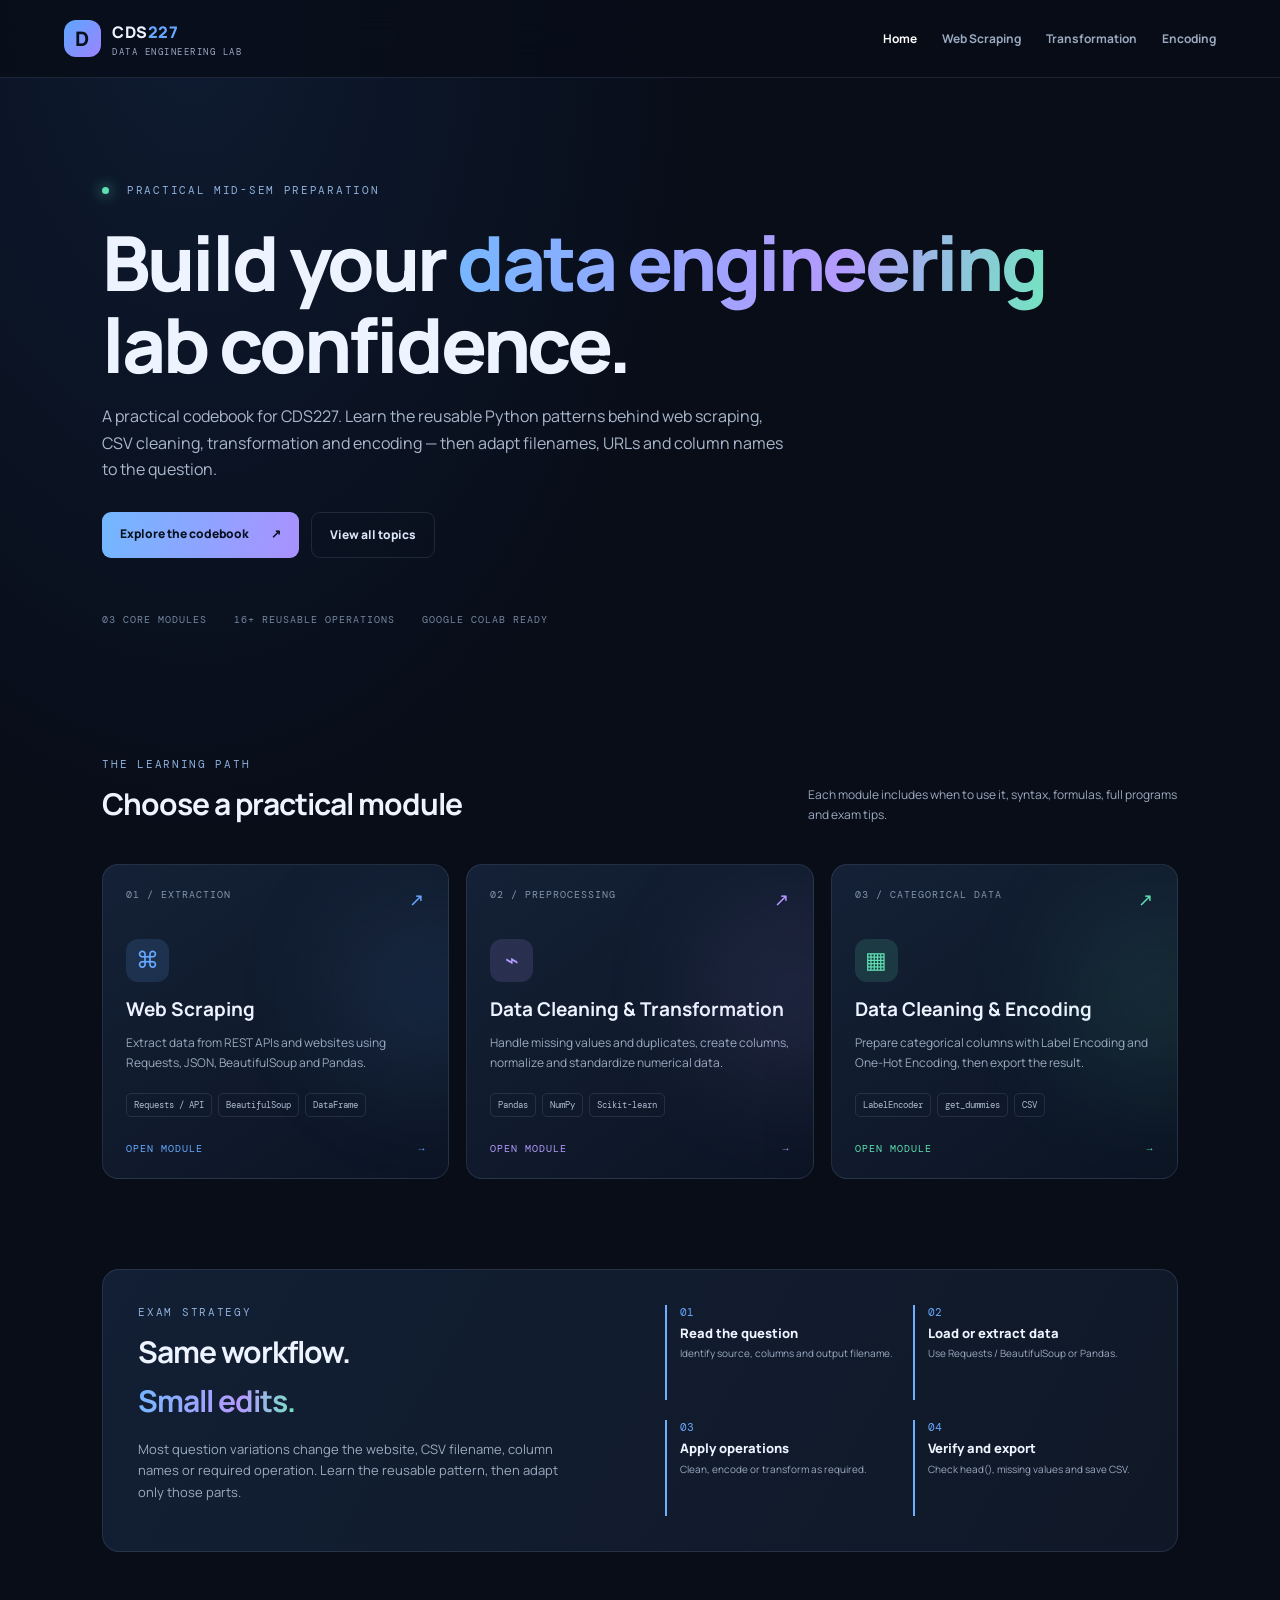
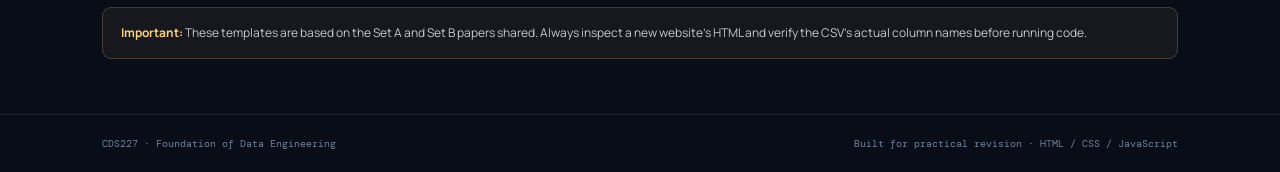
<file: index.html>
<!DOCTYPE html>
<html lang="en">
<head>
  <meta charset="UTF-8">
  <meta name="viewport" content="width=device-width, initial-scale=1.0">
  <title>CDS227 | Data Engineering Lab Codebook</title>
  <link rel="stylesheet" href="css/style.css">
</head>
<body>
  <header class="topbar">
    <a class="brand" href="index.html"><span class="brand-mark">D</span><span>CDS<span class="muted">227</span><small>DATA ENGINEERING LAB</small></span></a>
    <nav><a class="active" href="index.html">Home</a><a href="pages/web-scraping.html">Web Scraping</a><a href="pages/data-cleaning-transformation.html">Transformation</a><a href="pages/data-cleaning-encoding.html">Encoding</a></nav>
  </header>

  <main>
    <section class="hero">
      <div class="eyebrow"><span class="pulse"></span> PRACTICAL MID-SEM PREPARATION</div>
      <h1>Build your <span class="gradient-text">data engineering</span><br>lab confidence.</h1>
      <p class="hero-copy">A practical codebook for CDS227. Learn the reusable Python patterns behind web scraping, CSV cleaning, transformation and encoding — then adapt filenames, URLs and column names to the question.</p>
      <div class="hero-actions"><a class="btn primary" href="pages/web-scraping.html">Explore the codebook <span>↗</span></a><a class="btn secondary" href="#sections">View all topics</a></div>
      <div class="hero-meta"><span>03 CORE MODULES</span><span>16+ REUSABLE OPERATIONS</span><span>GOOGLE COLAB READY</span></div>
    </section>

    <section class="section-wrap" id="sections">
      <div class="section-heading"><div><div class="eyebrow">THE LEARNING PATH</div><h2>Choose a practical module</h2></div><p>Each module includes when to use it, syntax, formulas, full programs and exam tips.</p></div>
      <div class="module-grid">
        <a class="module-card card-blue" href="pages/web-scraping.html">
          <div class="card-top"><span class="module-number">01 / EXTRACTION</span><span class="arrow">↗</span></div>
          <div class="icon-box">⌘</div><h3>Web Scraping</h3>
          <p>Extract data from REST APIs and websites using Requests, JSON, BeautifulSoup and Pandas.</p>
          <div class="tag-row"><span>Requests / API</span><span>BeautifulSoup</span><span>DataFrame</span></div>
          <div class="card-footer">OPEN MODULE <span>→</span></div>
        </a>
        <a class="module-card card-purple" href="pages/data-cleaning-transformation.html">
          <div class="card-top"><span class="module-number">02 / PREPROCESSING</span><span class="arrow">↗</span></div>
          <div class="icon-box">⌁</div><h3>Data Cleaning &amp; Transformation</h3>
          <p>Handle missing values and duplicates, create columns, normalize and standardize numerical data.</p>
          <div class="tag-row"><span>Pandas</span><span>NumPy</span><span>Scikit-learn</span></div>
          <div class="card-footer">OPEN MODULE <span>→</span></div>
        </a>
        <a class="module-card card-green" href="pages/data-cleaning-encoding.html">
          <div class="card-top"><span class="module-number">03 / CATEGORICAL DATA</span><span class="arrow">↗</span></div>
          <div class="icon-box">▦</div><h3>Data Cleaning &amp; Encoding</h3>
          <p>Prepare categorical columns with Label Encoding and One-Hot Encoding, then export the result.</p>
          <div class="tag-row"><span>LabelEncoder</span><span>get_dummies</span><span>CSV</span></div>
          <div class="card-footer">OPEN MODULE <span>→</span></div>
        </a>
      </div>
    </section>

    <section class="quick-panel">
      <div><div class="eyebrow">EXAM STRATEGY</div><h2>Same workflow.<br><span class="gradient-text">Small edits.</span></h2><p>Most question variations change the website, CSV filename, column names or required operation. Learn the reusable pattern, then adapt only those parts.</p></div>
      <div class="workflow">
        <div><b>01</b><span>Read the question</span><small>Identify source, columns and output filename.</small></div>
        <div><b>02</b><span>Load or extract data</span><small>Use Requests / BeautifulSoup or Pandas.</small></div>
        <div><b>03</b><span>Apply operations</span><small>Clean, encode or transform as required.</small></div>
        <div><b>04</b><span>Verify and export</span><small>Check head(), missing values and save CSV.</small></div>
      </div>
    </section>
    <section class="notice"><strong>Important:</strong> These templates are based on the Set A and Set B papers shared. Always inspect a new website's HTML and verify the CSV's actual column names before running code.</section>
  </main>
  <footer><span>CDS227 · Foundation of Data Engineering</span><span>Built for practical revision · HTML / CSS / JavaScript</span></footer>
  <script src="js/main.js"></script>
</body>
</html>
</file>
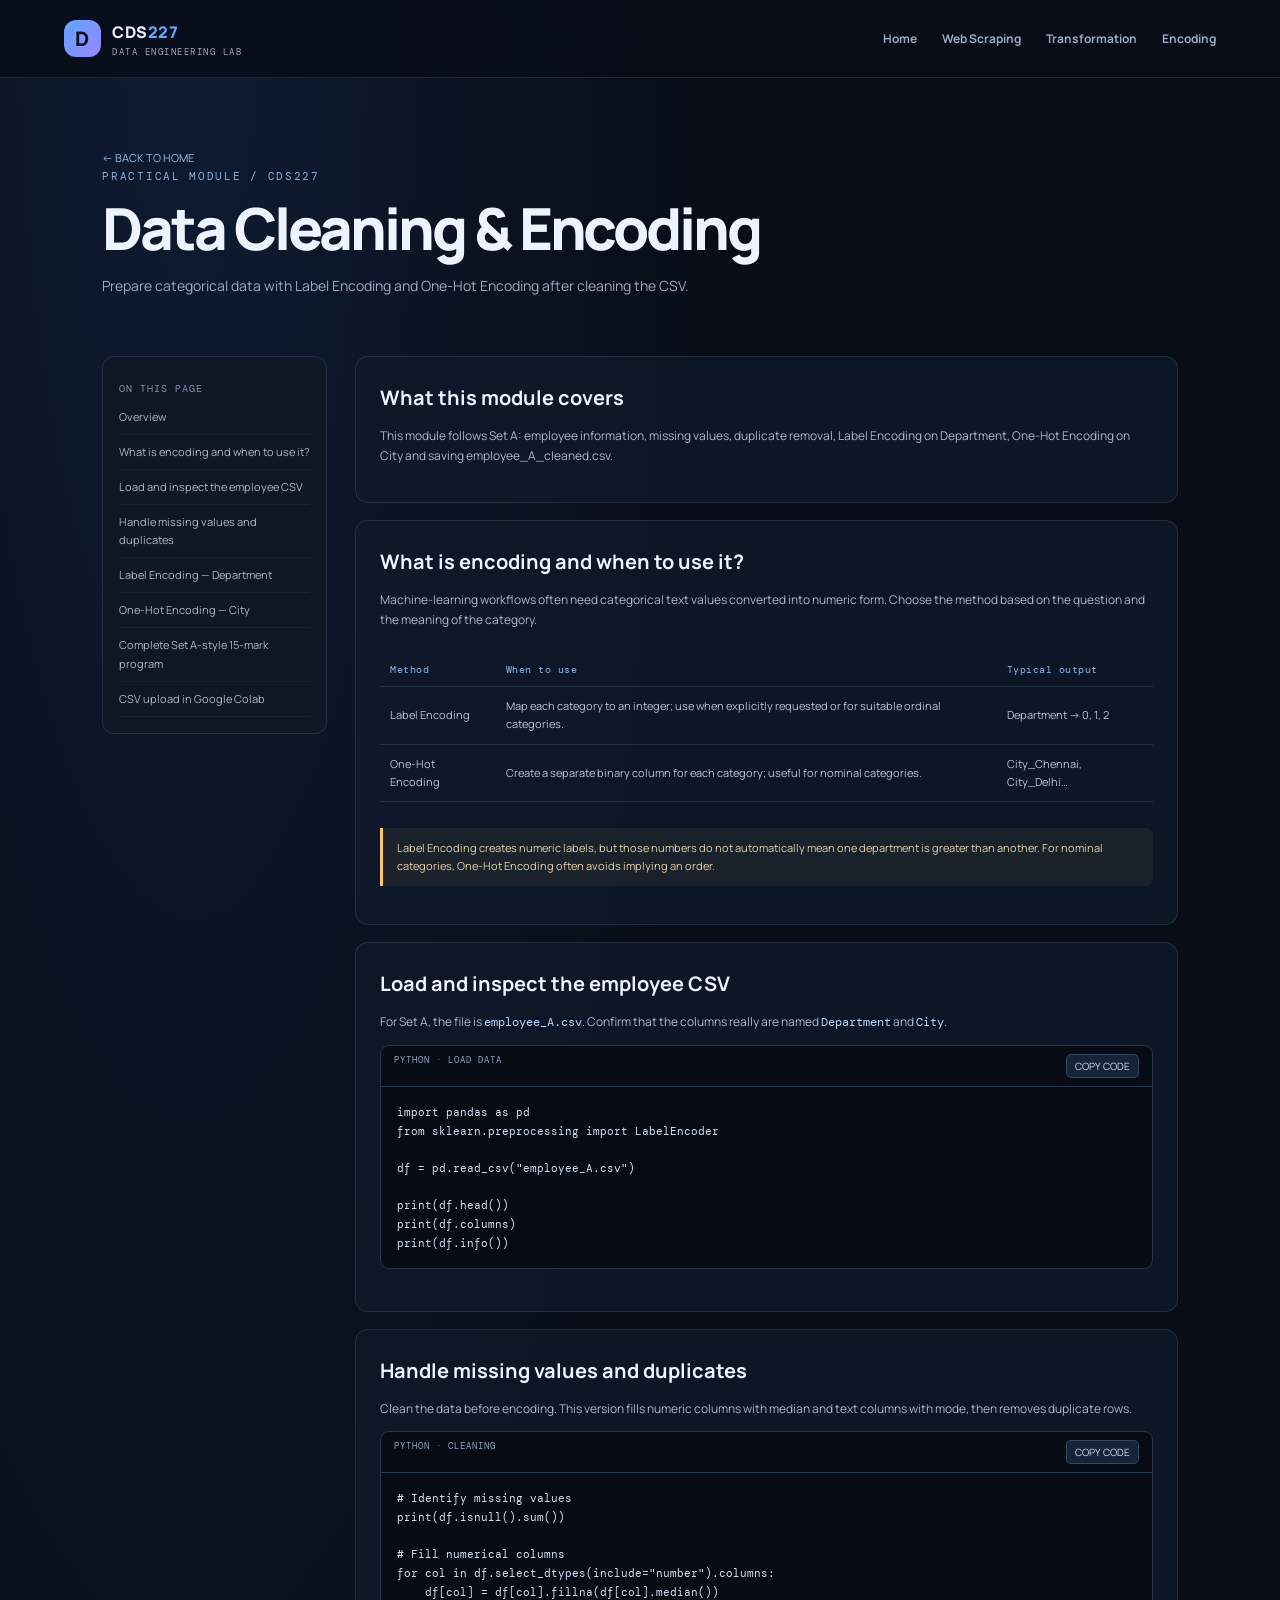
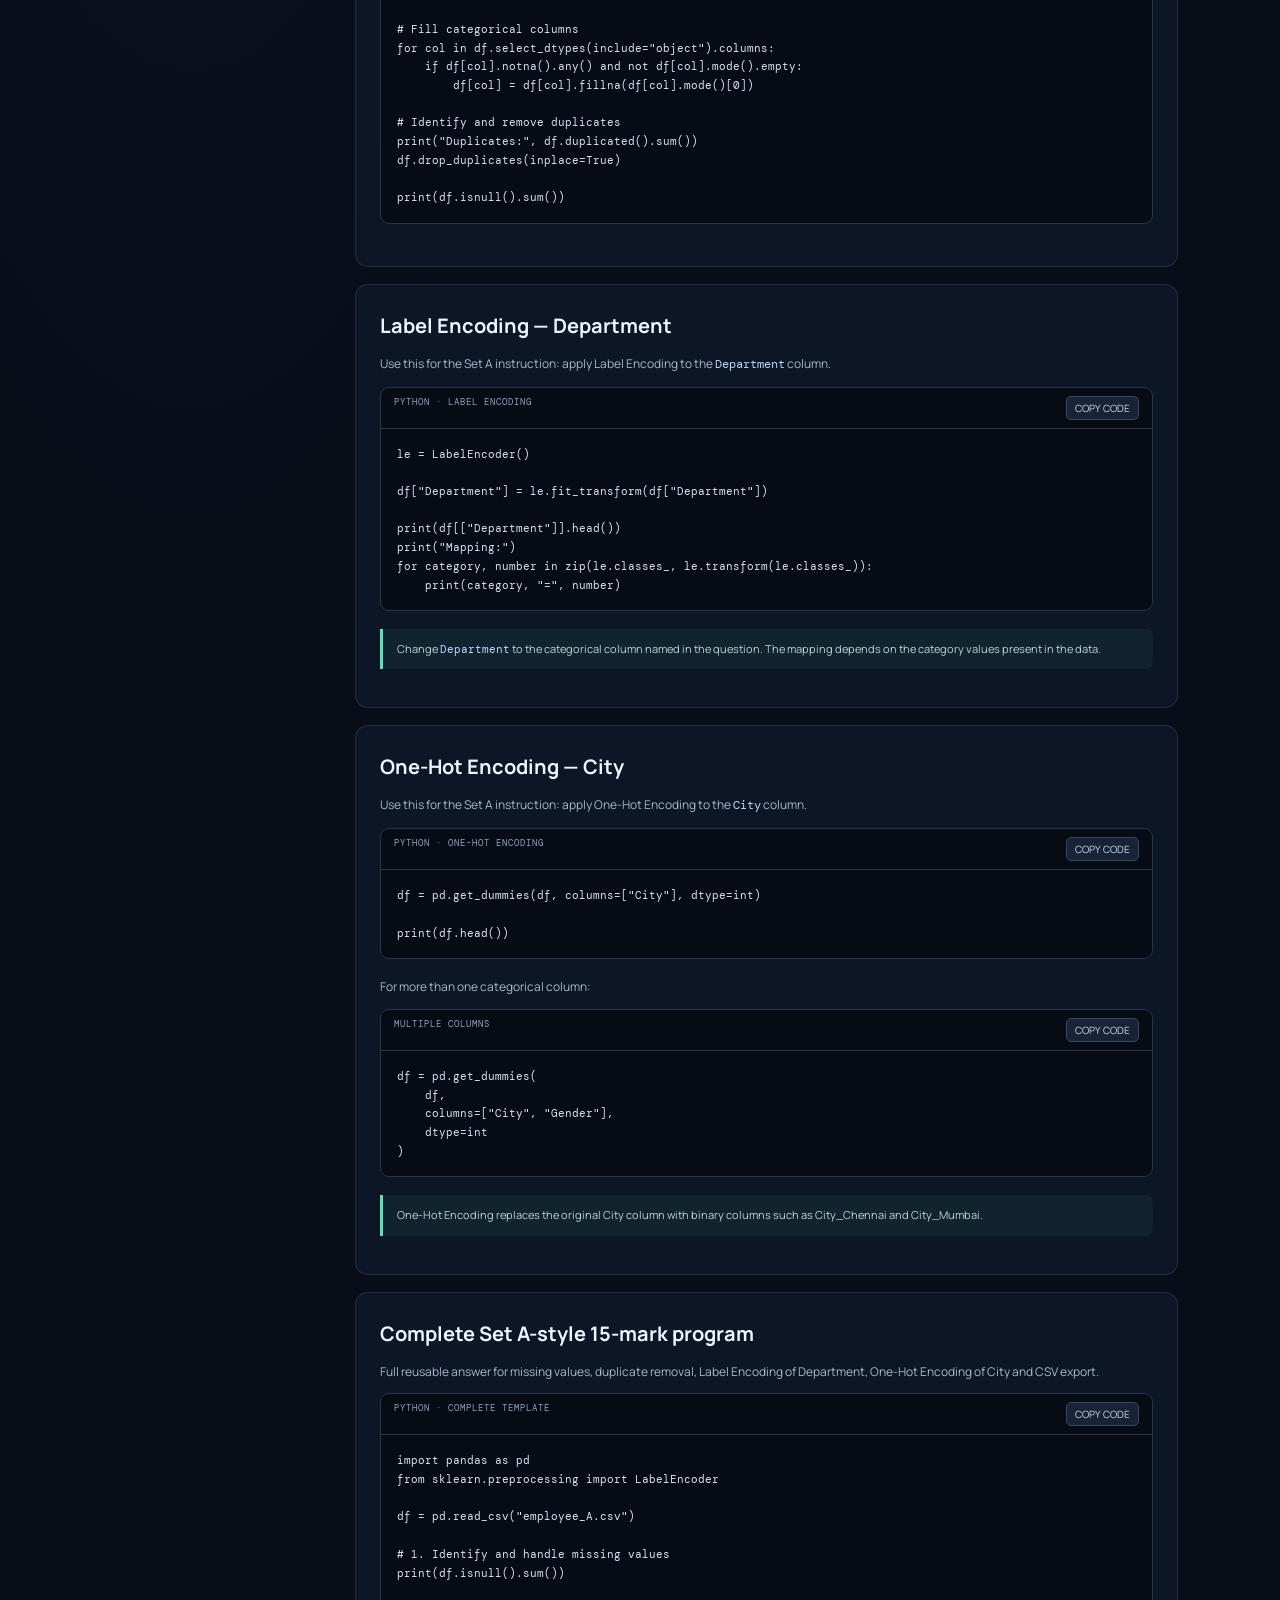
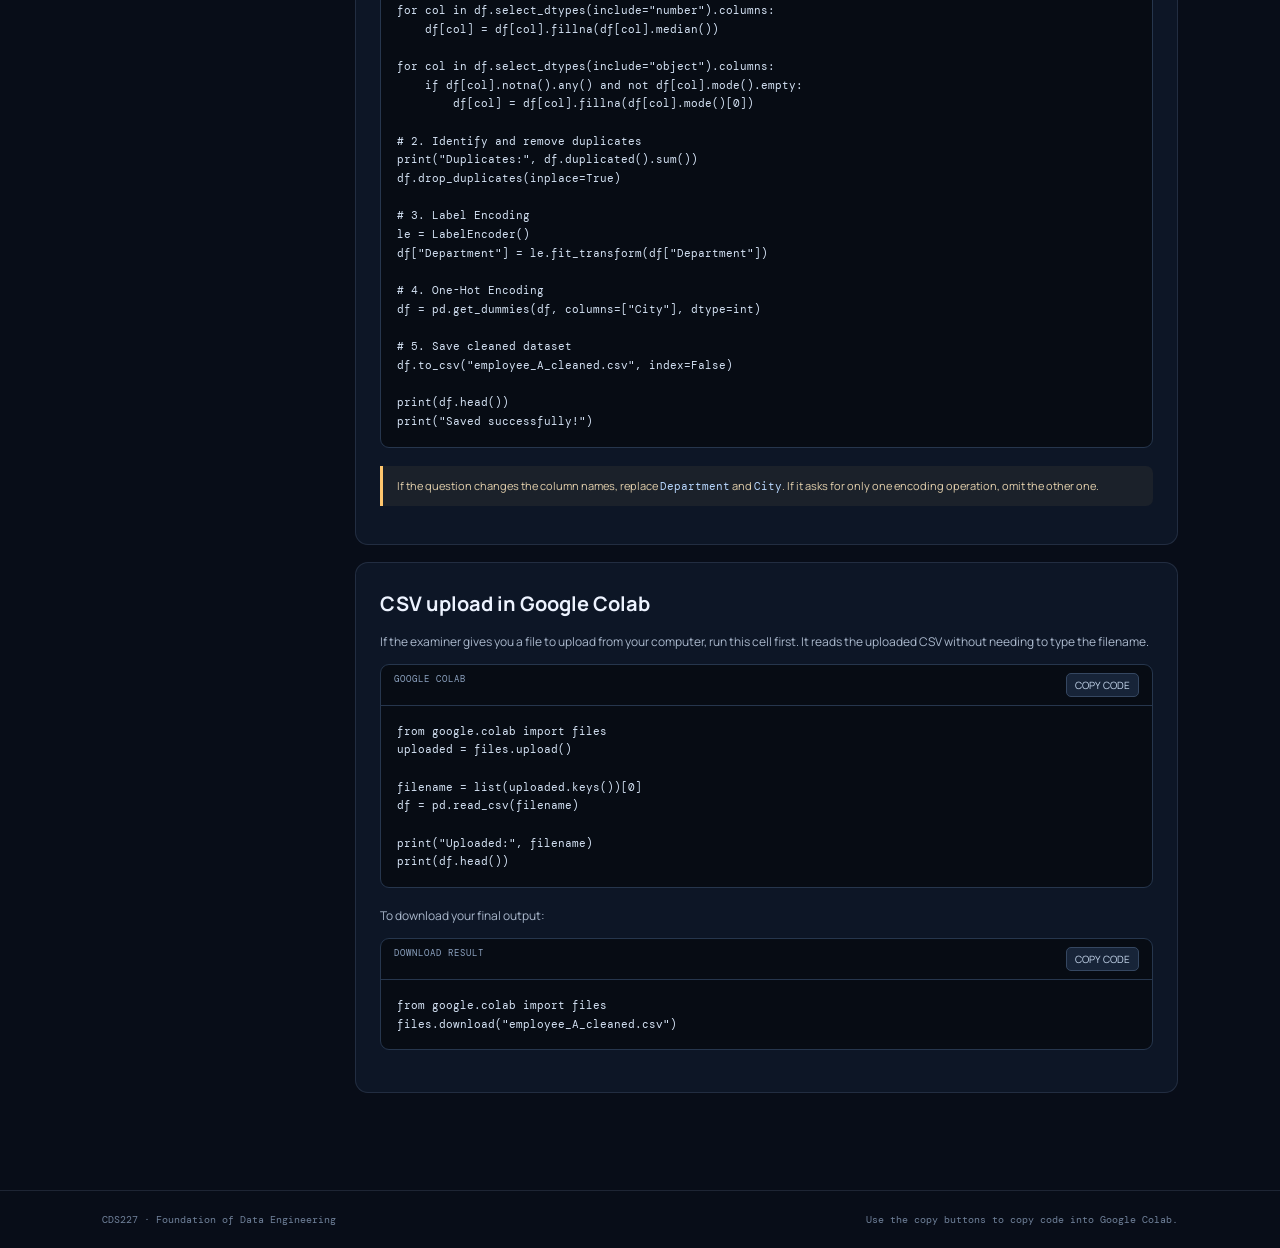
<file: pages/data-cleaning-encoding.html>
<!DOCTYPE html><html lang="en"><head><meta charset="UTF-8"><meta name="viewport" content="width=device-width, initial-scale=1.0"><title>Data Cleaning & Encoding | CDS227</title><link rel="stylesheet" href="../css/style.css"></head><body>
<header class="topbar"><a class="brand" href="../index.html"><span class="brand-mark">D</span><span>CDS<span class="muted">227</span><small>DATA ENGINEERING LAB</small></span></a><nav><a href="../index.html">Home</a><a href="web-scraping.html">Web Scraping</a><a href="data-cleaning-transformation.html">Transformation</a><a href="data-cleaning-encoding.html">Encoding</a></nav></header>
<section class="page-hero"><a class="back-link" href="../index.html">← BACK TO HOME</a><div class="eyebrow">PRACTICAL MODULE / CDS227</div><h1>Data Cleaning & Encoding</h1><p>Prepare categorical data with Label Encoding and One-Hot Encoding after cleaning the CSV.</p></section>
<main class="page-layout"><aside class="sidebar"><b>ON THIS PAGE</b><a href="#sec0">Overview</a><a href="#sec1">What is encoding and when to use it?</a><a href="#sec2">Load and inspect the employee CSV</a><a href="#sec3">Handle missing values and duplicates</a><a href="#sec4">Label Encoding — Department</a><a href="#sec5">One-Hot Encoding — City</a><a href="#sec6">Complete Set A-style 15-mark program</a><a href="#sec7">CSV upload in Google Colab</a></aside><div class="content"><section class="content-section" id="sec0"><h2>What this module covers</h2><p>This module follows Set A: employee information, missing values, duplicate removal, Label Encoding on Department, One-Hot Encoding on City and saving employee_A_cleaned.csv.</p></section><section class="content-section" id="sec1"><h2>What is encoding and when to use it?</h2><p>Machine-learning workflows often need categorical text values converted into numeric form. Choose the method based on the question and the meaning of the category.</p><div class="table-wrap"><table><tr><th>Method</th><th>When to use</th><th>Typical output</th></tr><tr><td>Label Encoding</td><td>Map each category to an integer; use when explicitly requested or for suitable ordinal categories.</td><td>Department → 0, 1, 2</td></tr><tr><td>One-Hot Encoding</td><td>Create a separate binary column for each category; useful for nominal categories.</td><td>City_Chennai, City_Delhi…</td></tr></table></div><div class="tip warning">Label Encoding creates numeric labels, but those numbers do not automatically mean one department is greater than another. For nominal categories, One-Hot Encoding often avoids implying an order.</div></section><section class="content-section" id="sec2"><h2>Load and inspect the employee CSV</h2><p>For Set A, the file is <code>employee_A.csv</code>. Confirm that the columns really are named <code>Department</code> and <code>City</code>.</p><div class="code-wrap"><div class="code-label"><span>PYTHON · LOAD DATA</span><button class="copy-btn">COPY CODE</button></div><pre>import pandas as pd
from sklearn.preprocessing import LabelEncoder

df = pd.read_csv("employee_A.csv")

print(df.head())
print(df.columns)
print(df.info())</pre></div></section><section class="content-section" id="sec3"><h2>Handle missing values and duplicates</h2><p>Clean the data before encoding. This version fills numeric columns with median and text columns with mode, then removes duplicate rows.</p><div class="code-wrap"><div class="code-label"><span>PYTHON · CLEANING</span><button class="copy-btn">COPY CODE</button></div><pre># Identify missing values
print(df.isnull().sum())

# Fill numerical columns
for col in df.select_dtypes(include="number").columns:
    df[col] = df[col].fillna(df[col].median())

# Fill categorical columns
for col in df.select_dtypes(include="object").columns:
    if df[col].notna().any() and not df[col].mode().empty:
        df[col] = df[col].fillna(df[col].mode()[0])

# Identify and remove duplicates
print("Duplicates:", df.duplicated().sum())
df.drop_duplicates(inplace=True)

print(df.isnull().sum())</pre></div></section><section class="content-section" id="sec4"><h2>Label Encoding — Department</h2><p>Use this for the Set A instruction: apply Label Encoding to the <code>Department</code> column.</p><div class="code-wrap"><div class="code-label"><span>PYTHON · LABEL ENCODING</span><button class="copy-btn">COPY CODE</button></div><pre>le = LabelEncoder()

df["Department"] = le.fit_transform(df["Department"])

print(df[["Department"]].head())
print("Mapping:")
for category, number in zip(le.classes_, le.transform(le.classes_)):
    print(category, "=", number)</pre></div><div class="tip">Change <code>Department</code> to the categorical column named in the question. The mapping depends on the category values present in the data.</div></section><section class="content-section" id="sec5"><h2>One-Hot Encoding — City</h2><p>Use this for the Set A instruction: apply One-Hot Encoding to the <code>City</code> column.</p><div class="code-wrap"><div class="code-label"><span>PYTHON · ONE-HOT ENCODING</span><button class="copy-btn">COPY CODE</button></div><pre>df = pd.get_dummies(df, columns=["City"], dtype=int)

print(df.head())</pre></div><p>For more than one categorical column:</p><div class="code-wrap"><div class="code-label"><span>MULTIPLE COLUMNS</span><button class="copy-btn">COPY CODE</button></div><pre>df = pd.get_dummies(
    df,
    columns=["City", "Gender"],
    dtype=int
)</pre></div><div class="tip">One-Hot Encoding replaces the original City column with binary columns such as City_Chennai and City_Mumbai.</div></section><section class="content-section" id="sec6"><h2>Complete Set A-style 15-mark program</h2><p>Full reusable answer for missing values, duplicate removal, Label Encoding of Department, One-Hot Encoding of City and CSV export.</p><div class="code-wrap"><div class="code-label"><span>PYTHON · COMPLETE TEMPLATE</span><button class="copy-btn">COPY CODE</button></div><pre>import pandas as pd
from sklearn.preprocessing import LabelEncoder

df = pd.read_csv("employee_A.csv")

# 1. Identify and handle missing values
print(df.isnull().sum())

for col in df.select_dtypes(include="number").columns:
    df[col] = df[col].fillna(df[col].median())

for col in df.select_dtypes(include="object").columns:
    if df[col].notna().any() and not df[col].mode().empty:
        df[col] = df[col].fillna(df[col].mode()[0])

# 2. Identify and remove duplicates
print("Duplicates:", df.duplicated().sum())
df.drop_duplicates(inplace=True)

# 3. Label Encoding
le = LabelEncoder()
df["Department"] = le.fit_transform(df["Department"])

# 4. One-Hot Encoding
df = pd.get_dummies(df, columns=["City"], dtype=int)

# 5. Save cleaned dataset
df.to_csv("employee_A_cleaned.csv", index=False)

print(df.head())
print("Saved successfully!")</pre></div><div class="tip warning">If the question changes the column names, replace <code>Department</code> and <code>City</code>. If it asks for only one encoding operation, omit the other one.</div></section><section class="content-section" id="sec7"><h2>CSV upload in Google Colab</h2><p>If the examiner gives you a file to upload from your computer, run this cell first. It reads the uploaded CSV without needing to type the filename.</p><div class="code-wrap"><div class="code-label"><span>GOOGLE COLAB</span><button class="copy-btn">COPY CODE</button></div><pre>from google.colab import files
uploaded = files.upload()

filename = list(uploaded.keys())[0]
df = pd.read_csv(filename)

print("Uploaded:", filename)
print(df.head())</pre></div><p>To download your final output:</p><div class="code-wrap"><div class="code-label"><span>DOWNLOAD RESULT</span><button class="copy-btn">COPY CODE</button></div><pre>from google.colab import files
files.download("employee_A_cleaned.csv")</pre></div></section></div></main>
<footer><span>CDS227 · Foundation of Data Engineering</span><span>Use the copy buttons to copy code into Google Colab.</span></footer><script src="../js/main.js"></script></body></html>
</file>
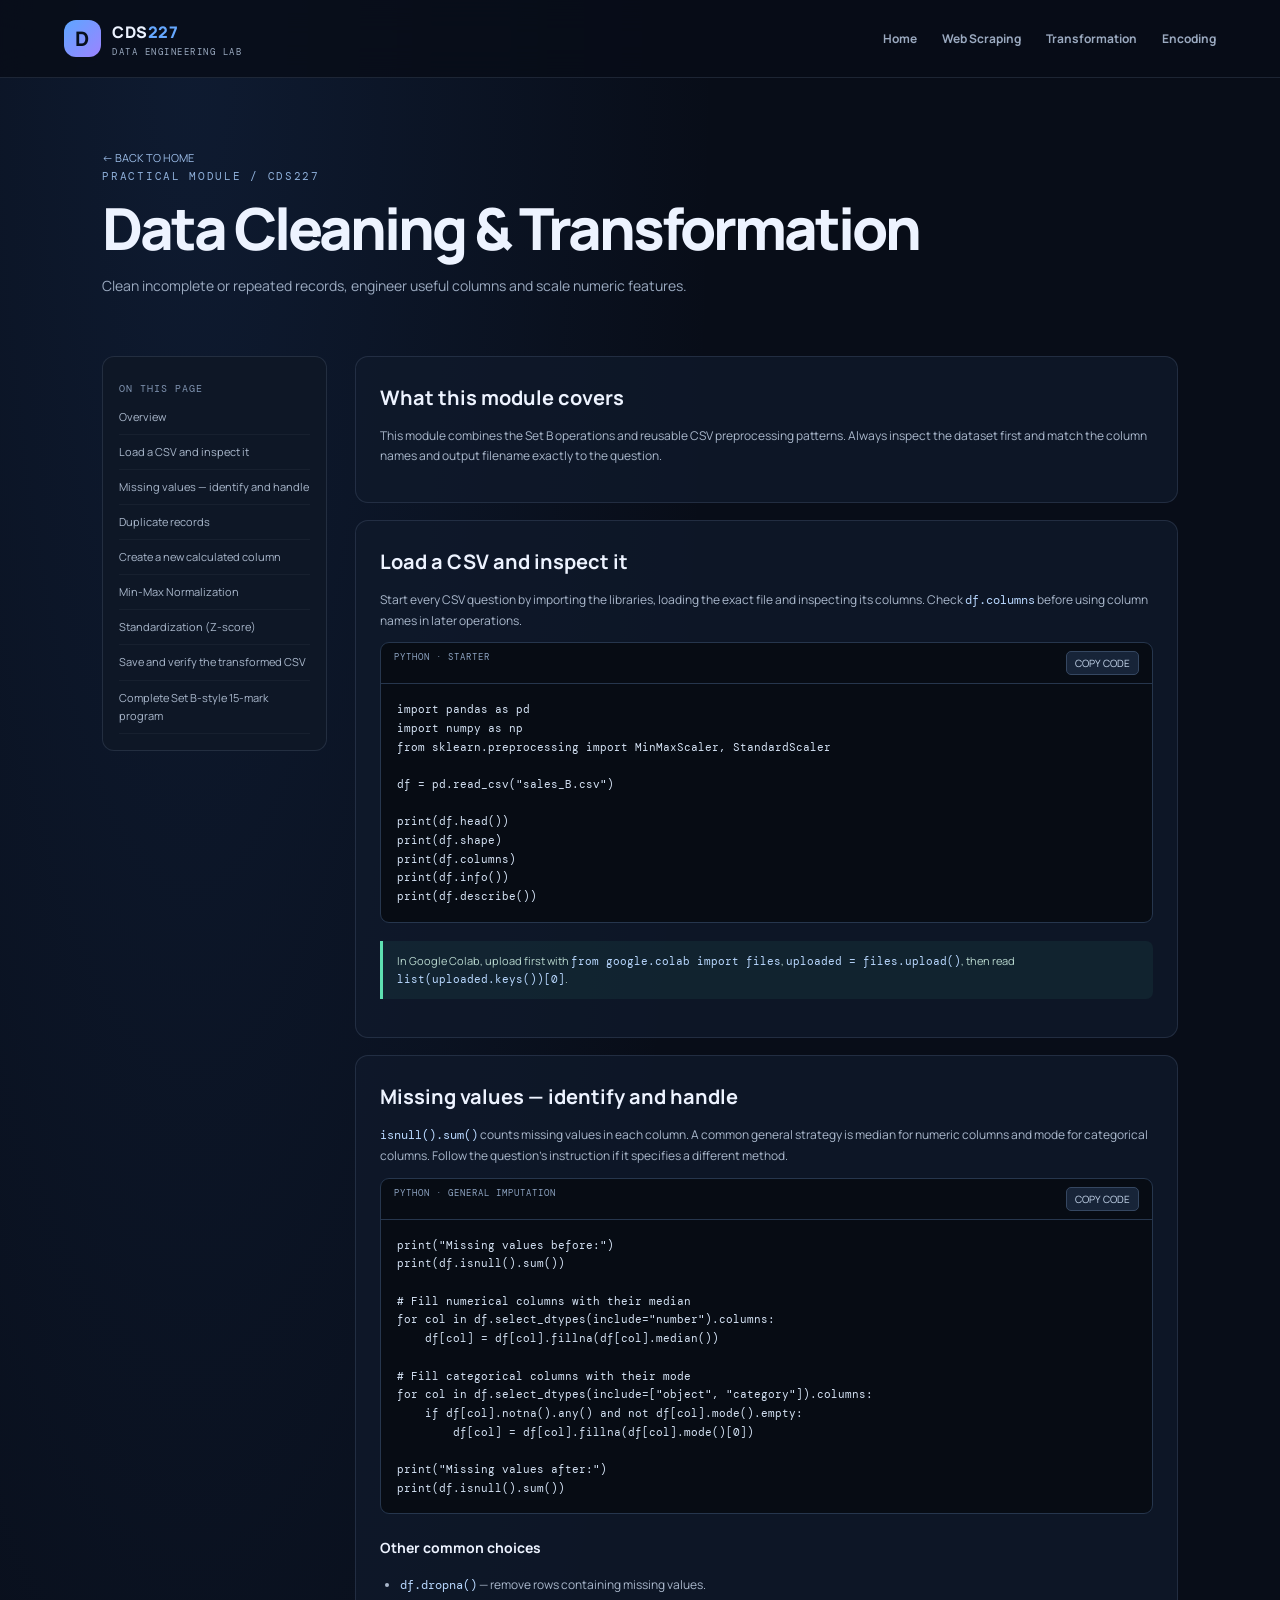
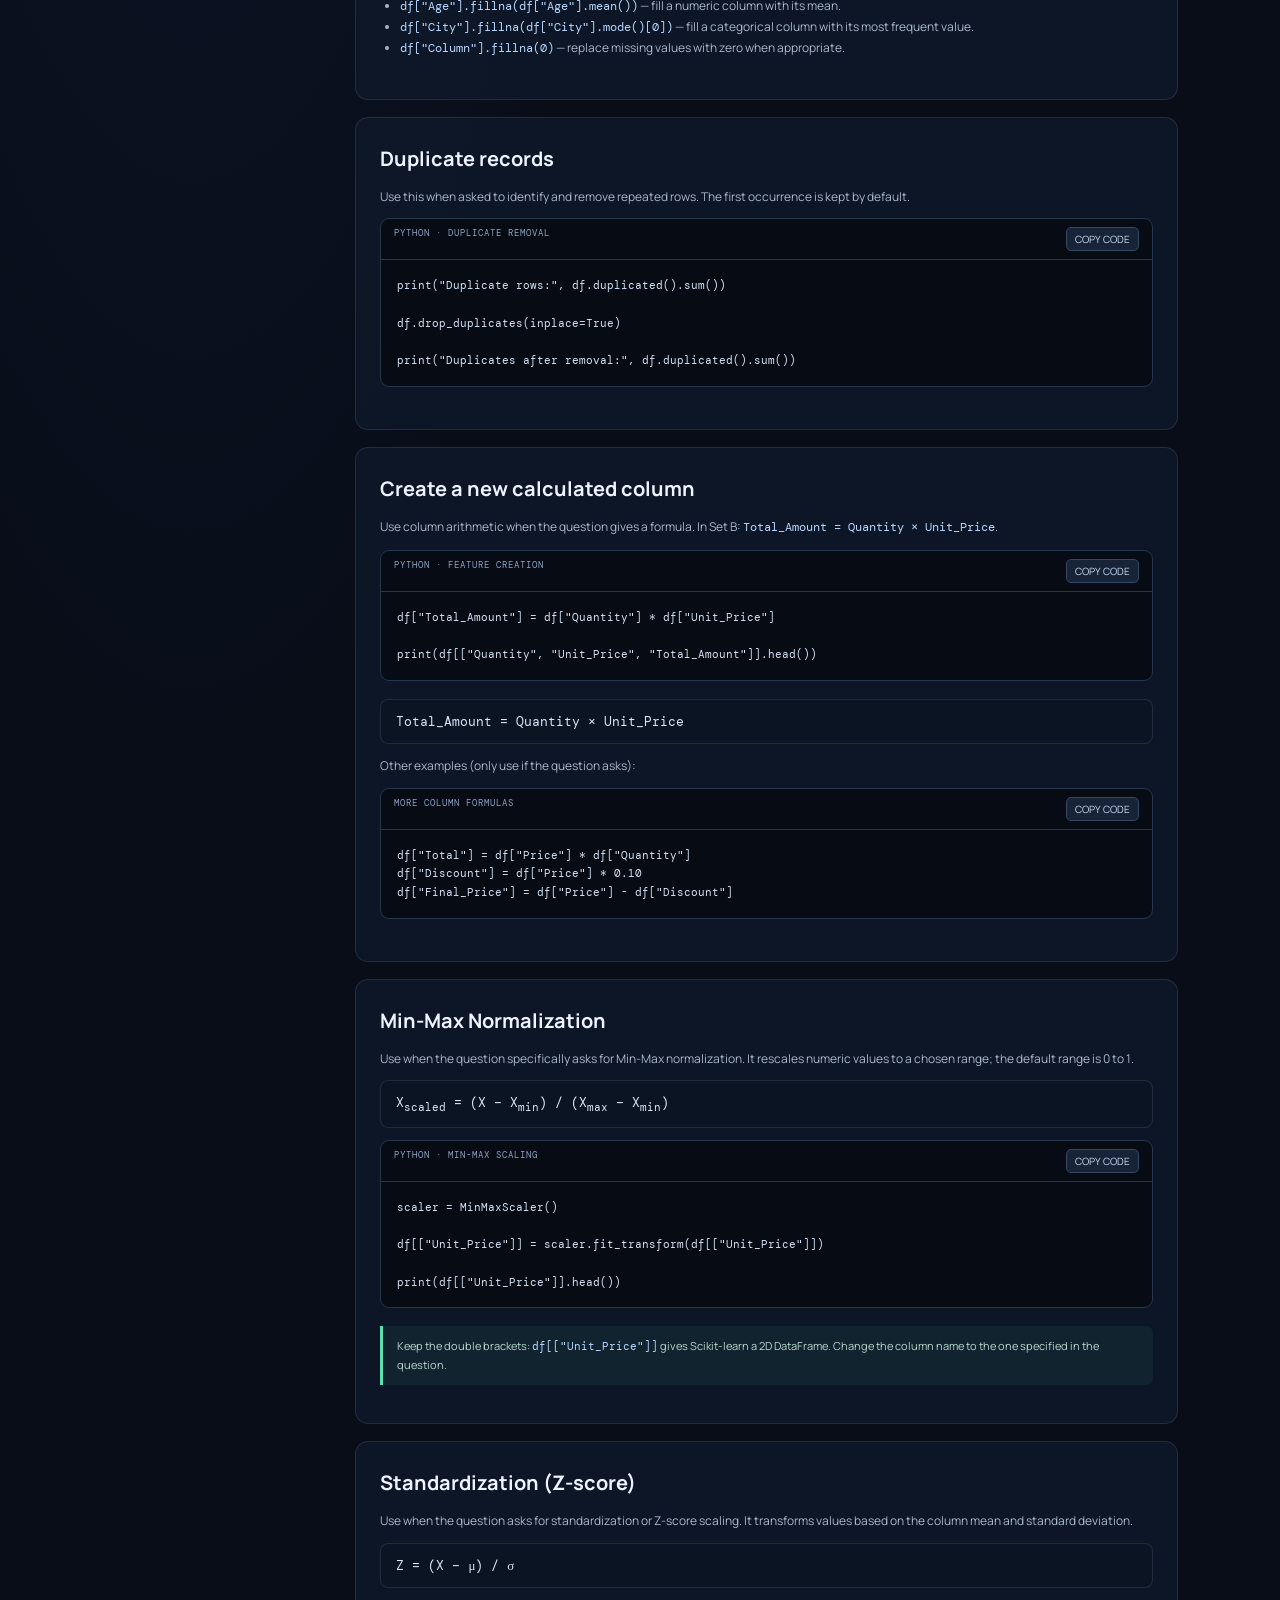
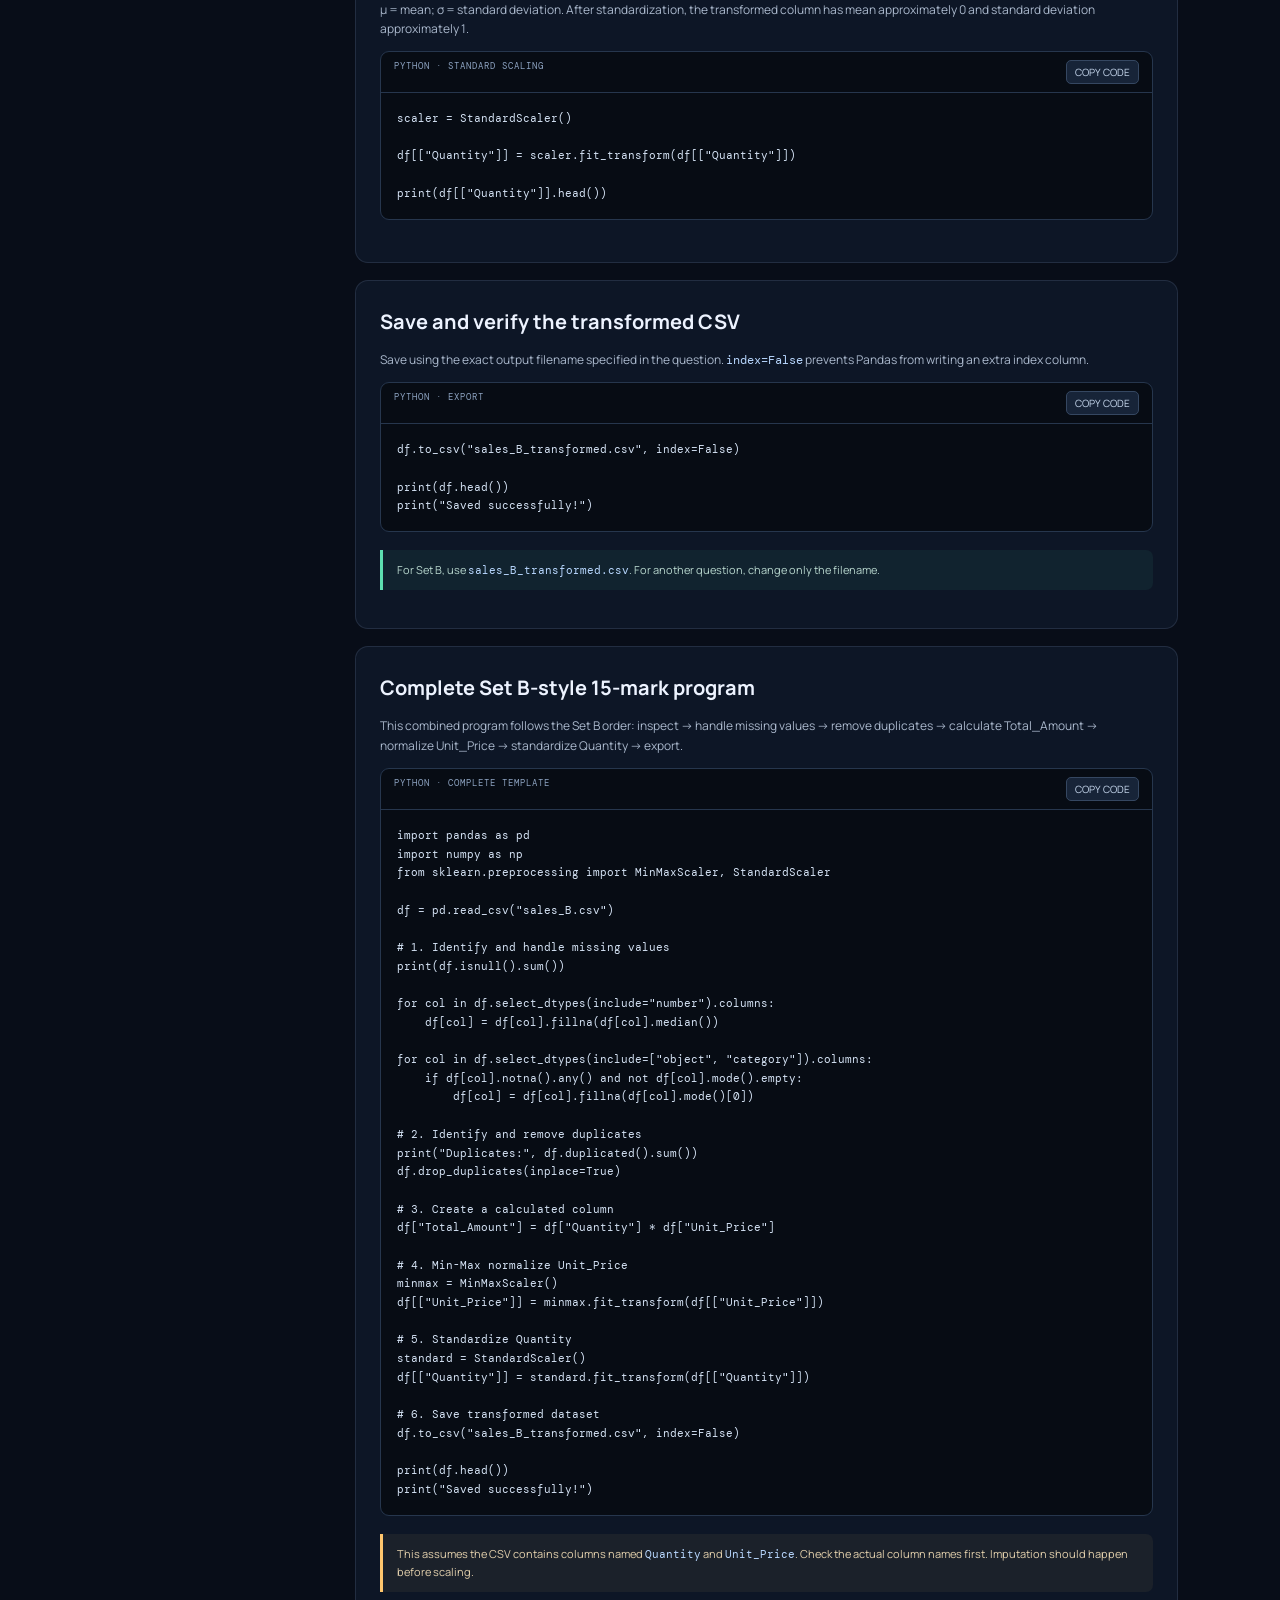
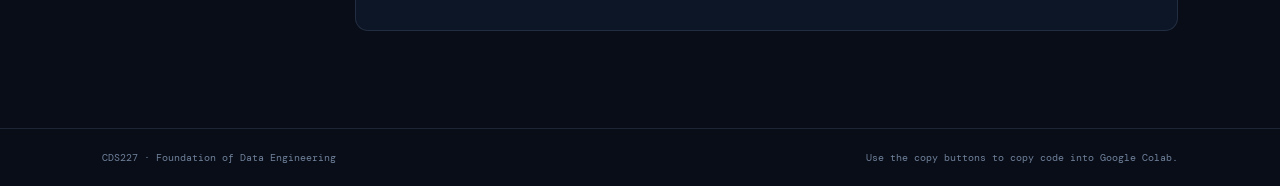
<file: pages/data-cleaning-transformation.html>
<!DOCTYPE html><html lang="en"><head><meta charset="UTF-8"><meta name="viewport" content="width=device-width, initial-scale=1.0"><title>Data Cleaning & Transformation | CDS227</title><link rel="stylesheet" href="../css/style.css"></head><body>
<header class="topbar"><a class="brand" href="../index.html"><span class="brand-mark">D</span><span>CDS<span class="muted">227</span><small>DATA ENGINEERING LAB</small></span></a><nav><a href="../index.html">Home</a><a href="web-scraping.html">Web Scraping</a><a href="data-cleaning-transformation.html">Transformation</a><a href="data-cleaning-encoding.html">Encoding</a></nav></header>
<section class="page-hero"><a class="back-link" href="../index.html">← BACK TO HOME</a><div class="eyebrow">PRACTICAL MODULE / CDS227</div><h1>Data Cleaning & Transformation</h1><p>Clean incomplete or repeated records, engineer useful columns and scale numeric features.</p></section>
<main class="page-layout"><aside class="sidebar"><b>ON THIS PAGE</b><a href="#sec0">Overview</a><a href="#sec1">Load a CSV and inspect it</a><a href="#sec2">Missing values — identify and handle</a><a href="#sec3">Duplicate records</a><a href="#sec4">Create a new calculated column</a><a href="#sec5">Min-Max Normalization</a><a href="#sec6">Standardization (Z-score)</a><a href="#sec7">Save and verify the transformed CSV</a><a href="#sec8">Complete Set B-style 15-mark program</a></aside><div class="content"><section class="content-section" id="sec0"><h2>What this module covers</h2><p>This module combines the Set B operations and reusable CSV preprocessing patterns. Always inspect the dataset first and match the column names and output filename exactly to the question.</p></section><section class="content-section" id="sec1"><h2>Load a CSV and inspect it</h2><p>Start every CSV question by importing the libraries, loading the exact file and inspecting its columns. Check <code>df.columns</code> before using column names in later operations.</p><div class="code-wrap"><div class="code-label"><span>PYTHON · STARTER</span><button class="copy-btn">COPY CODE</button></div><pre>import pandas as pd
import numpy as np
from sklearn.preprocessing import MinMaxScaler, StandardScaler

df = pd.read_csv("sales_B.csv")

print(df.head())
print(df.shape)
print(df.columns)
print(df.info())
print(df.describe())</pre></div><div class="tip">In Google Colab, upload first with <code>from google.colab import files</code>, <code>uploaded = files.upload()</code>, then read <code>list(uploaded.keys())[0]</code>.</div></section><section class="content-section" id="sec2"><h2>Missing values — identify and handle</h2><p><code>isnull().sum()</code> counts missing values in each column. A common general strategy is median for numeric columns and mode for categorical columns. Follow the question's instruction if it specifies a different method.</p><div class="code-wrap"><div class="code-label"><span>PYTHON · GENERAL IMPUTATION</span><button class="copy-btn">COPY CODE</button></div><pre>print("Missing values before:")
print(df.isnull().sum())

# Fill numerical columns with their median
for col in df.select_dtypes(include="number").columns:
    df[col] = df[col].fillna(df[col].median())

# Fill categorical columns with their mode
for col in df.select_dtypes(include=["object", "category"]).columns:
    if df[col].notna().any() and not df[col].mode().empty:
        df[col] = df[col].fillna(df[col].mode()[0])

print("Missing values after:")
print(df.isnull().sum())</pre></div><h3>Other common choices</h3><ul><li><code>df.dropna()</code> — remove rows containing missing values.</li><li><code>df["Age"].fillna(df["Age"].mean())</code> — fill a numeric column with its mean.</li><li><code>df["City"].fillna(df["City"].mode()[0])</code> — fill a categorical column with its most frequent value.</li><li><code>df["Column"].fillna(0)</code> — replace missing values with zero when appropriate.</li></ul></section><section class="content-section" id="sec3"><h2>Duplicate records</h2><p>Use this when asked to identify and remove repeated rows. The first occurrence is kept by default.</p><div class="code-wrap"><div class="code-label"><span>PYTHON · DUPLICATE REMOVAL</span><button class="copy-btn">COPY CODE</button></div><pre>print("Duplicate rows:", df.duplicated().sum())

df.drop_duplicates(inplace=True)

print("Duplicates after removal:", df.duplicated().sum())</pre></div></section><section class="content-section" id="sec4"><h2>Create a new calculated column</h2><p>Use column arithmetic when the question gives a formula. In Set B: <code>Total_Amount = Quantity × Unit_Price</code>.</p><div class="code-wrap"><div class="code-label"><span>PYTHON · FEATURE CREATION</span><button class="copy-btn">COPY CODE</button></div><pre>df["Total_Amount"] = df["Quantity"] * df["Unit_Price"]

print(df[["Quantity", "Unit_Price", "Total_Amount"]].head())</pre></div><div class="formula">Total_Amount = Quantity × Unit_Price</div><p>Other examples (only use if the question asks):</p><div class="code-wrap"><div class="code-label"><span>MORE COLUMN FORMULAS</span><button class="copy-btn">COPY CODE</button></div><pre>df["Total"] = df["Price"] * df["Quantity"]
df["Discount"] = df["Price"] * 0.10
df["Final_Price"] = df["Price"] - df["Discount"]</pre></div></section><section class="content-section" id="sec5"><h2>Min-Max Normalization</h2><p>Use when the question specifically asks for Min-Max normalization. It rescales numeric values to a chosen range; the default range is 0 to 1.</p><div class="formula">X<sub>scaled</sub> = (X − X<sub>min</sub>) / (X<sub>max</sub> − X<sub>min</sub>)</div><div class="code-wrap"><div class="code-label"><span>PYTHON · MIN-MAX SCALING</span><button class="copy-btn">COPY CODE</button></div><pre>scaler = MinMaxScaler()

df[["Unit_Price"]] = scaler.fit_transform(df[["Unit_Price"]])

print(df[["Unit_Price"]].head())</pre></div><div class="tip">Keep the double brackets: <code>df[["Unit_Price"]]</code> gives Scikit-learn a 2D DataFrame. Change the column name to the one specified in the question.</div></section><section class="content-section" id="sec6"><h2>Standardization (Z-score)</h2><p>Use when the question asks for standardization or Z-score scaling. It transforms values based on the column mean and standard deviation.</p><div class="formula">Z = (X − μ) / σ</div><p>μ = mean; σ = standard deviation. After standardization, the transformed column has mean approximately 0 and standard deviation approximately 1.</p><div class="code-wrap"><div class="code-label"><span>PYTHON · STANDARD SCALING</span><button class="copy-btn">COPY CODE</button></div><pre>scaler = StandardScaler()

df[["Quantity"]] = scaler.fit_transform(df[["Quantity"]])

print(df[["Quantity"]].head())</pre></div></section><section class="content-section" id="sec7"><h2>Save and verify the transformed CSV</h2><p>Save using the exact output filename specified in the question. <code>index=False</code> prevents Pandas from writing an extra index column.</p><div class="code-wrap"><div class="code-label"><span>PYTHON · EXPORT</span><button class="copy-btn">COPY CODE</button></div><pre>df.to_csv("sales_B_transformed.csv", index=False)

print(df.head())
print("Saved successfully!")</pre></div><div class="tip">For Set B, use <code>sales_B_transformed.csv</code>. For another question, change only the filename.</div></section><section class="content-section" id="sec8"><h2>Complete Set B-style 15-mark program</h2><p>This combined program follows the Set B order: inspect → handle missing values → remove duplicates → calculate Total_Amount → normalize Unit_Price → standardize Quantity → export.</p><div class="code-wrap"><div class="code-label"><span>PYTHON · COMPLETE TEMPLATE</span><button class="copy-btn">COPY CODE</button></div><pre>import pandas as pd
import numpy as np
from sklearn.preprocessing import MinMaxScaler, StandardScaler

df = pd.read_csv("sales_B.csv")

# 1. Identify and handle missing values
print(df.isnull().sum())

for col in df.select_dtypes(include="number").columns:
    df[col] = df[col].fillna(df[col].median())

for col in df.select_dtypes(include=["object", "category"]).columns:
    if df[col].notna().any() and not df[col].mode().empty:
        df[col] = df[col].fillna(df[col].mode()[0])

# 2. Identify and remove duplicates
print("Duplicates:", df.duplicated().sum())
df.drop_duplicates(inplace=True)

# 3. Create a calculated column
df["Total_Amount"] = df["Quantity"] * df["Unit_Price"]

# 4. Min-Max normalize Unit_Price
minmax = MinMaxScaler()
df[["Unit_Price"]] = minmax.fit_transform(df[["Unit_Price"]])

# 5. Standardize Quantity
standard = StandardScaler()
df[["Quantity"]] = standard.fit_transform(df[["Quantity"]])

# 6. Save transformed dataset
df.to_csv("sales_B_transformed.csv", index=False)

print(df.head())
print("Saved successfully!")</pre></div><div class="tip warning">This assumes the CSV contains columns named <code>Quantity</code> and <code>Unit_Price</code>. Check the actual column names first. Imputation should happen before scaling.</div></section></div></main>
<footer><span>CDS227 · Foundation of Data Engineering</span><span>Use the copy buttons to copy code into Google Colab.</span></footer><script src="../js/main.js"></script></body></html>
</file>
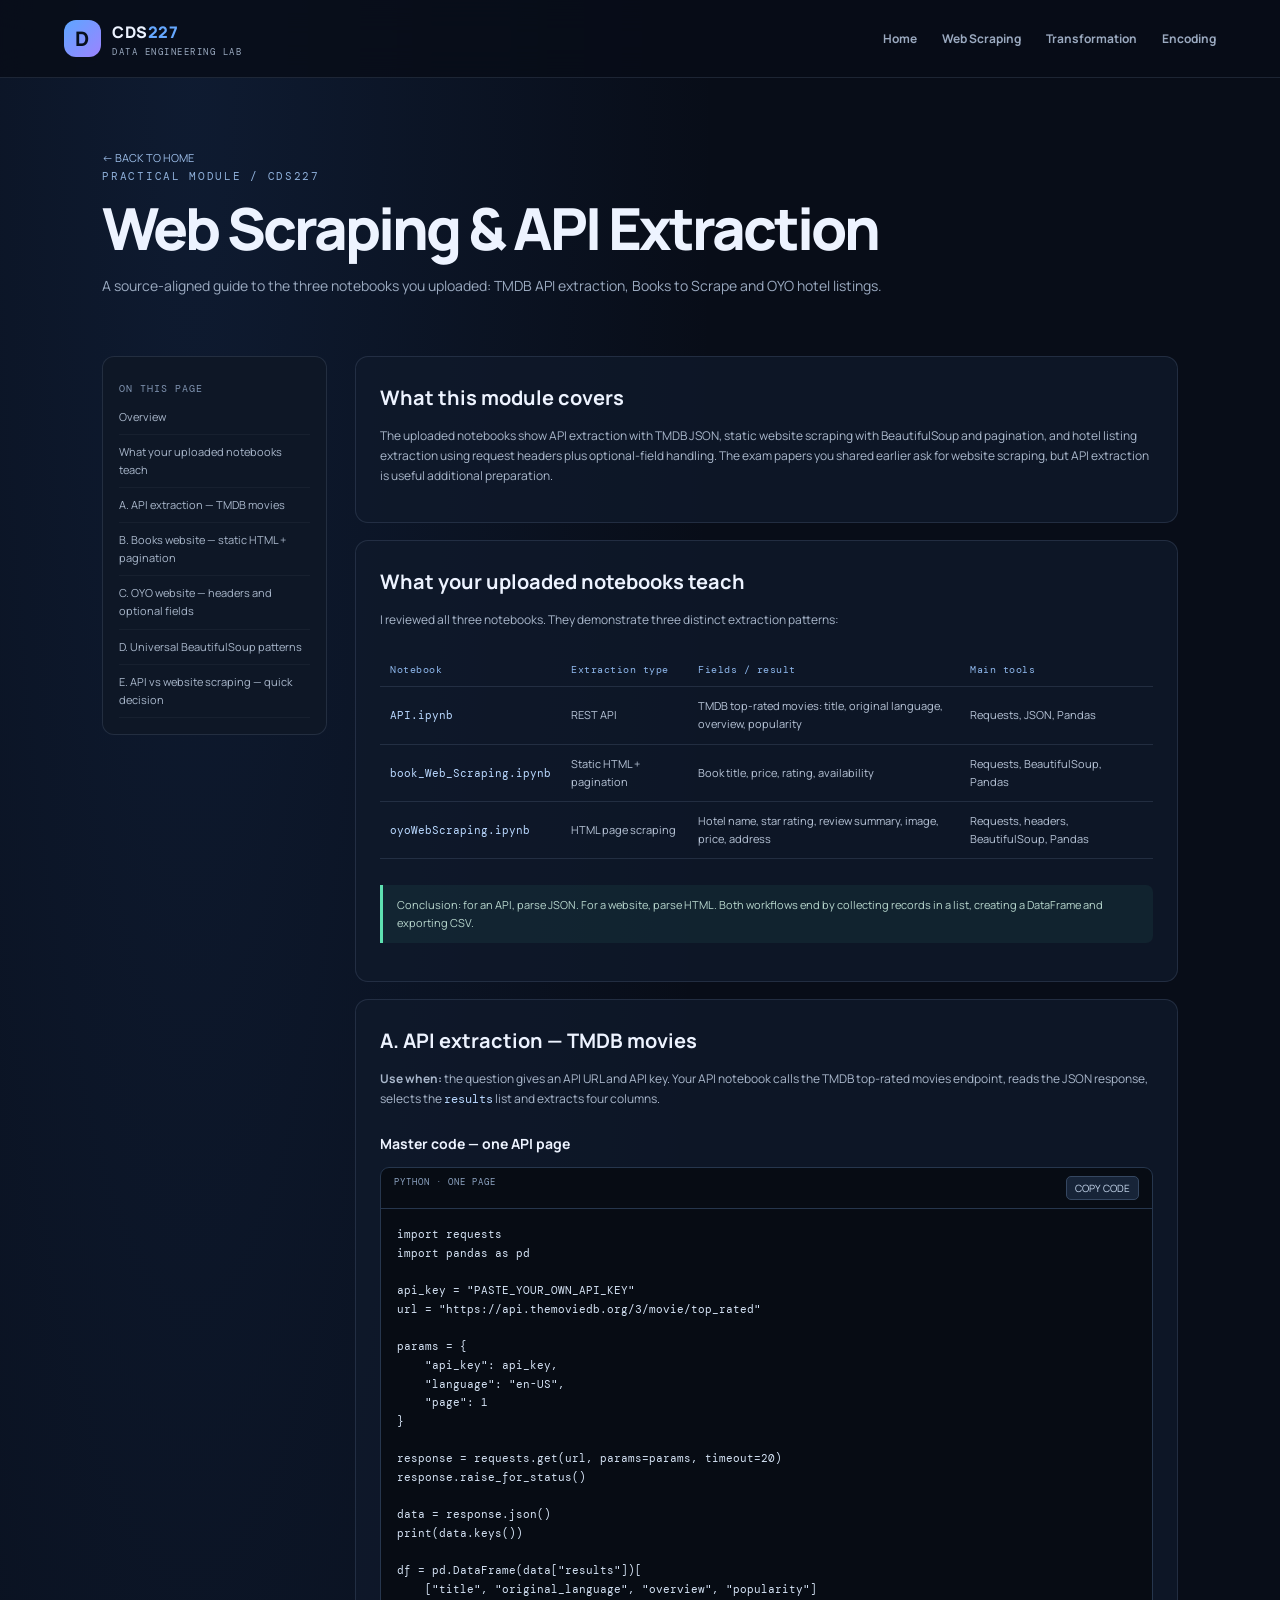
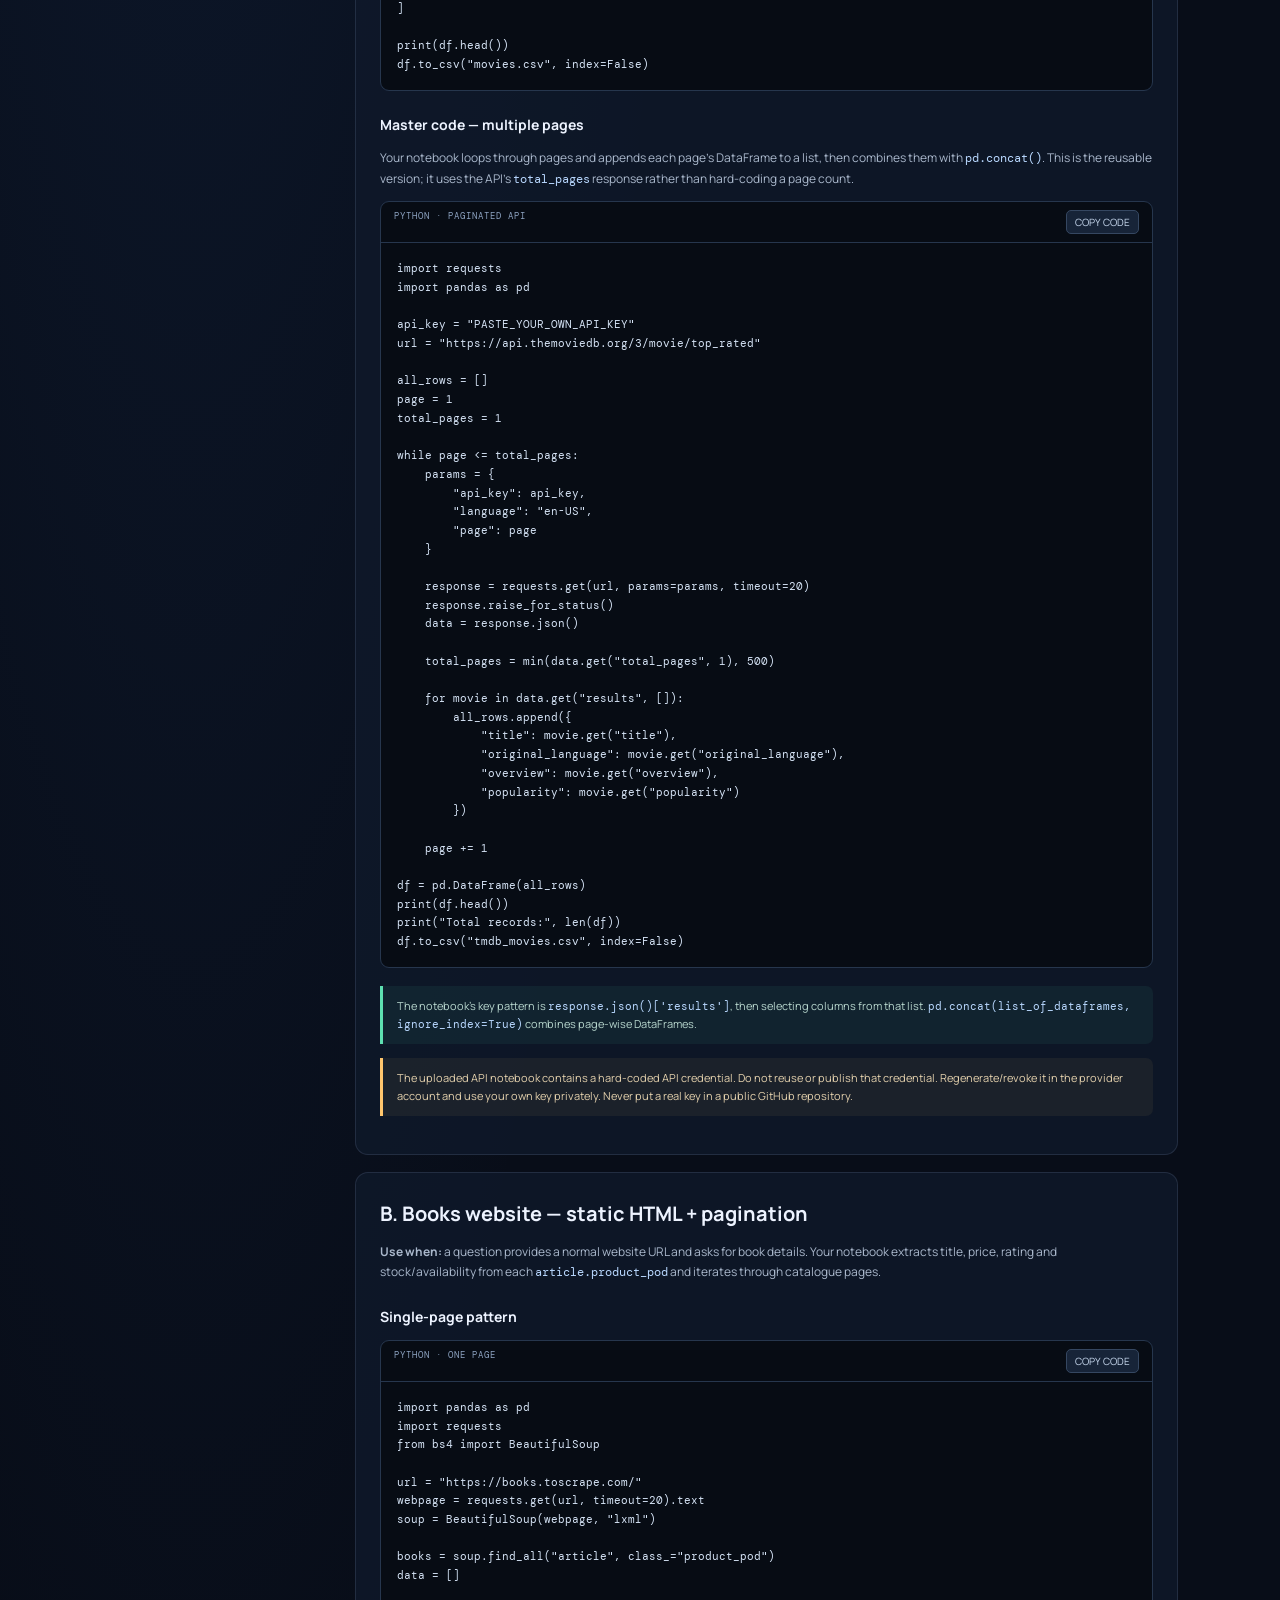
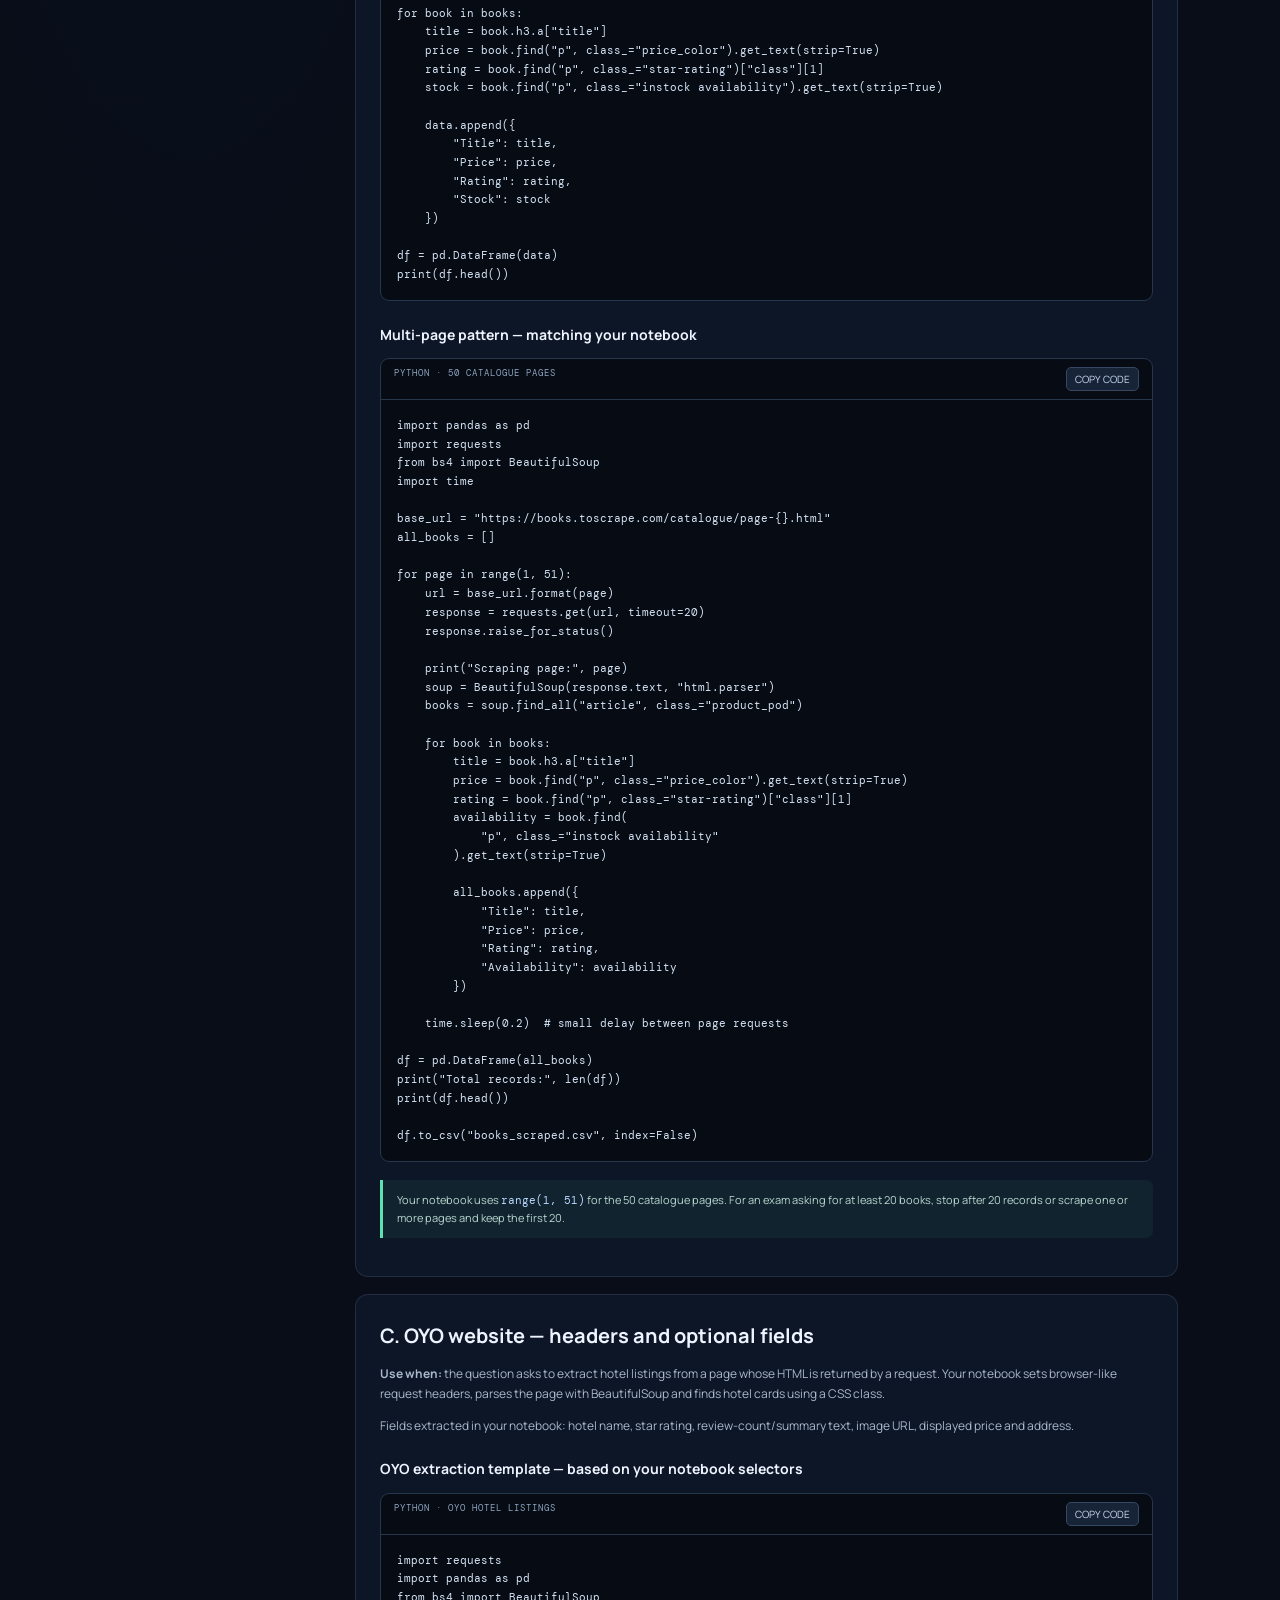
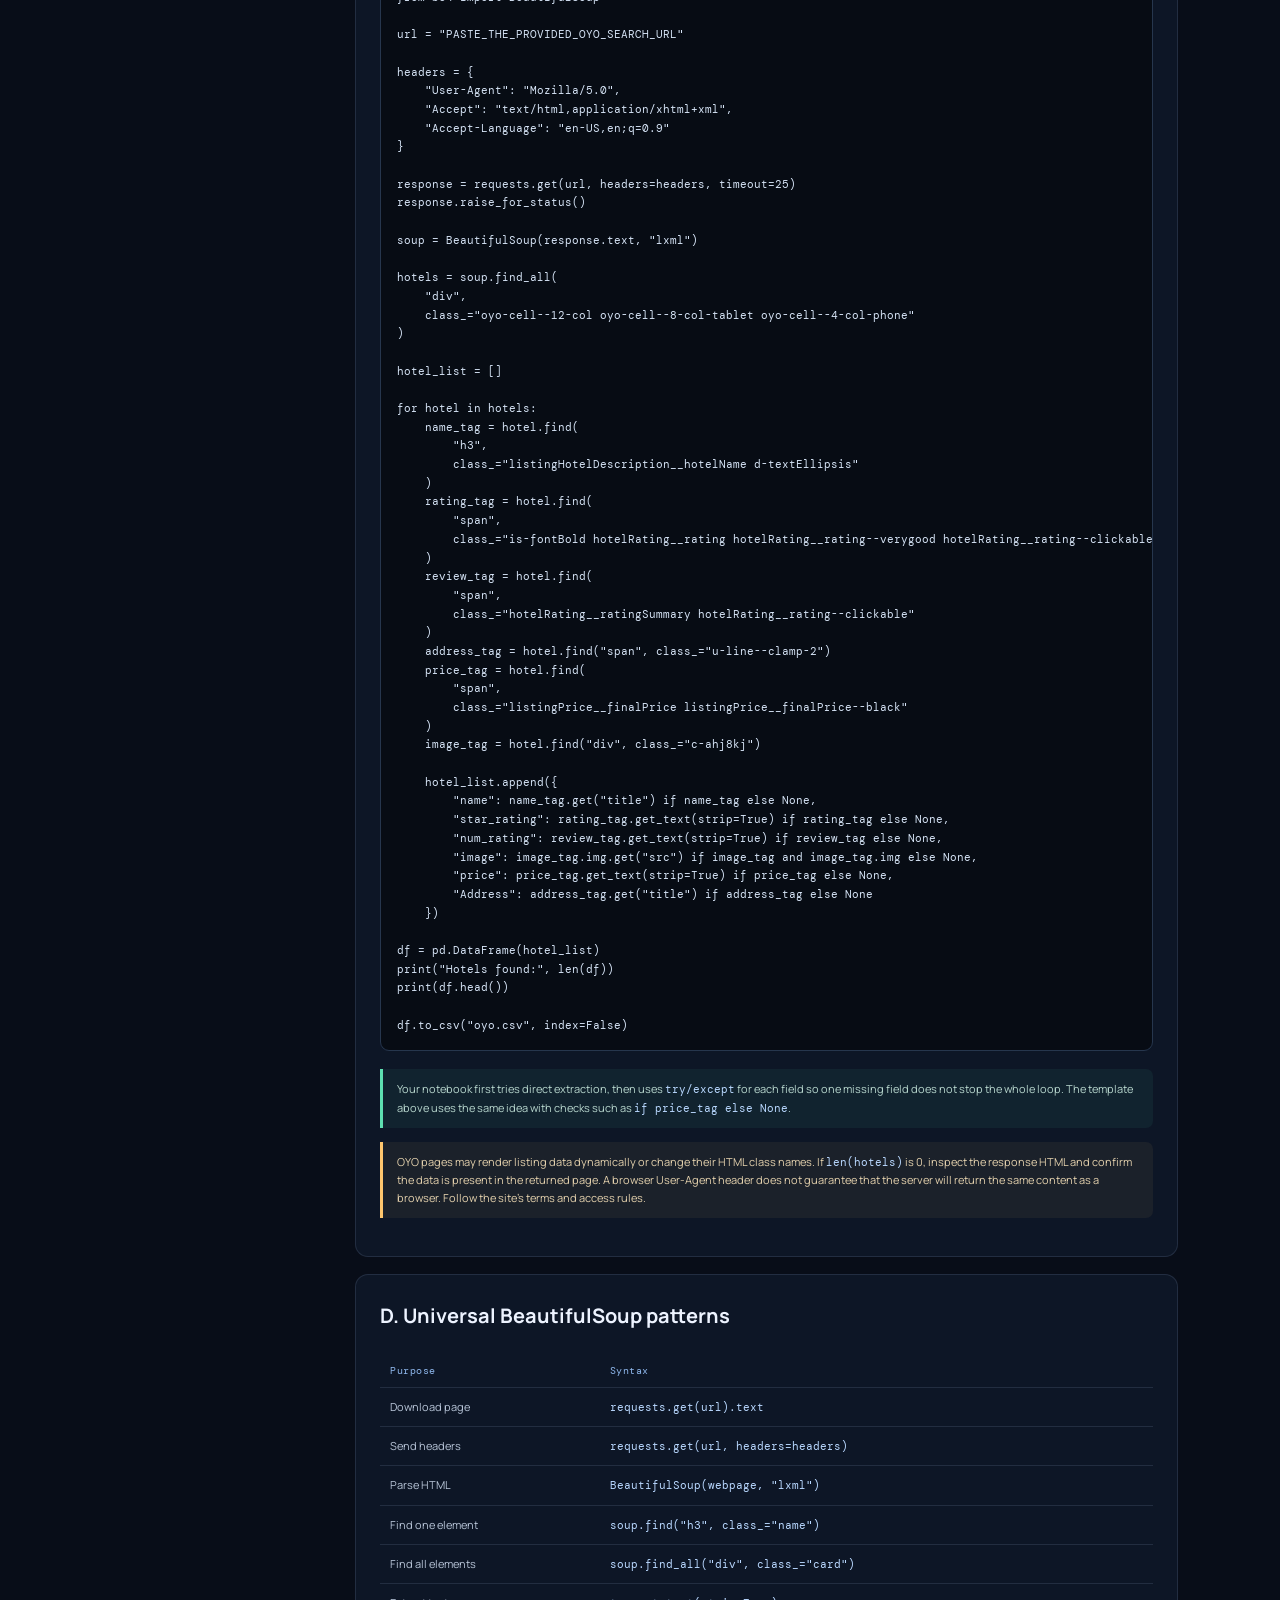
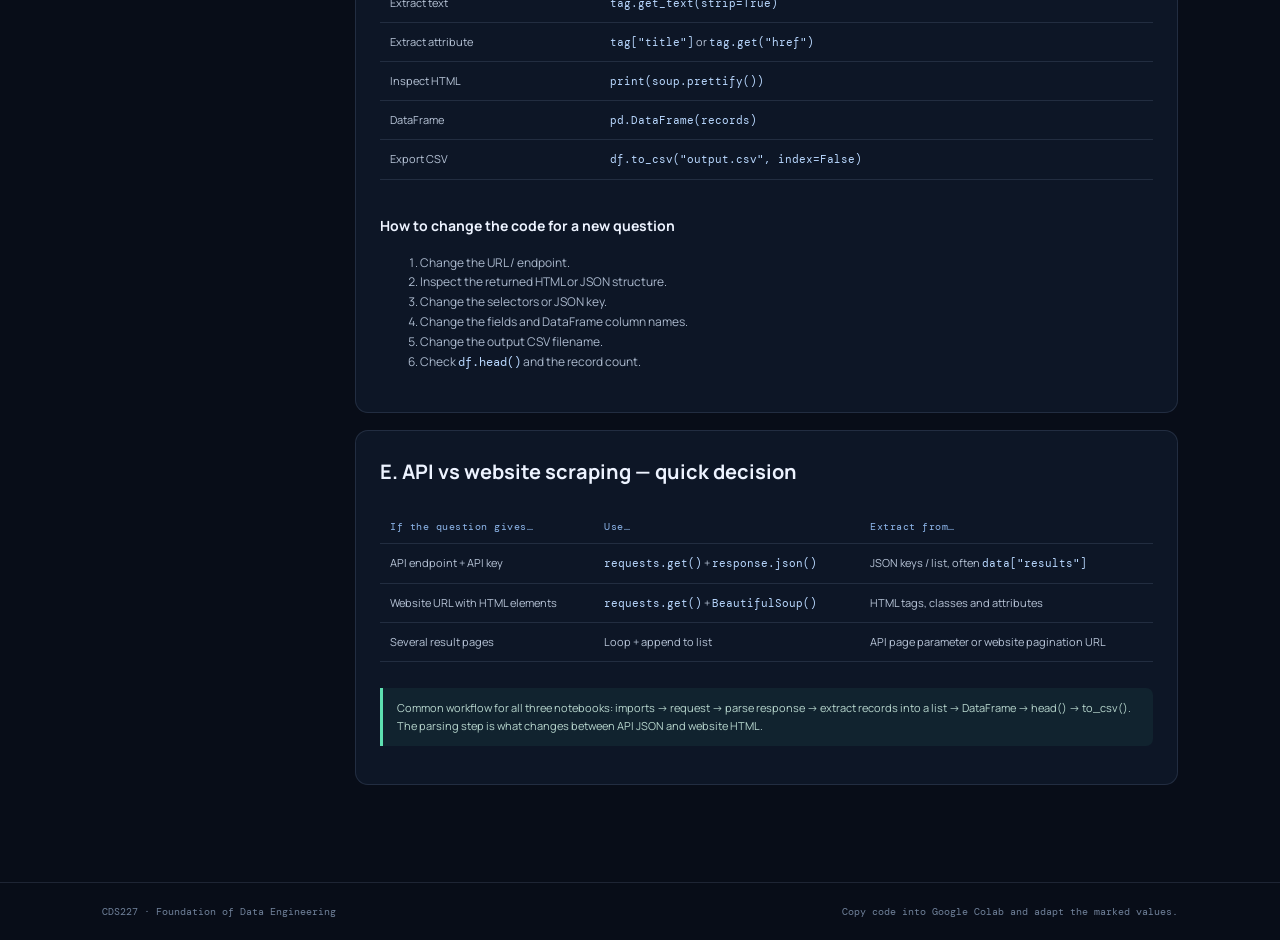
<file: pages/web-scraping.html>
<!DOCTYPE html><html lang="en"><head><meta charset="UTF-8"><meta name="viewport" content="width=device-width, initial-scale=1.0"><title>Web Scraping & API Extraction | CDS227</title><link rel="stylesheet" href="../css/style.css"></head><body>
<header class="topbar"><a class="brand" href="../index.html"><span class="brand-mark">D</span><span>CDS<span class="muted">227</span><small>DATA ENGINEERING LAB</small></span></a><nav><a href="../index.html">Home</a><a href="web-scraping.html">Web Scraping</a><a href="data-cleaning-transformation.html">Transformation</a><a href="data-cleaning-encoding.html">Encoding</a></nav></header>
<section class="page-hero"><a class="back-link" href="../index.html">← BACK TO HOME</a><div class="eyebrow">PRACTICAL MODULE / CDS227</div><h1>Web Scraping & API Extraction</h1><p>A source-aligned guide to the three notebooks you uploaded: TMDB API extraction, Books to Scrape and OYO hotel listings.</p></section>
<main class="page-layout"><aside class="sidebar"><b>ON THIS PAGE</b><a href="#sec0">Overview</a><a href="#sec1">What your uploaded notebooks teach</a><a href="#sec2">A. API extraction — TMDB movies</a><a href="#sec3">B. Books website — static HTML + pagination</a><a href="#sec4">C. OYO website — headers and optional fields</a><a href="#sec5">D. Universal BeautifulSoup patterns</a><a href="#sec6">E. API vs website scraping — quick decision</a></aside><div class="content"><section class="content-section" id="sec0"><h2>What this module covers</h2><p>The uploaded notebooks show API extraction with TMDB JSON, static website scraping with BeautifulSoup and pagination, and hotel listing extraction using request headers plus optional-field handling. The exam papers you shared earlier ask for website scraping, but API extraction is useful additional preparation.</p></section><section class="content-section" id="sec1"><h2>What your uploaded notebooks teach</h2>
<p>I reviewed all three notebooks. They demonstrate three distinct extraction patterns:</p>
<div class="table-wrap"><table>
<tr><th>Notebook</th><th>Extraction type</th><th>Fields / result</th><th>Main tools</th></tr>
<tr><td><code>API.ipynb</code></td><td>REST API</td><td>TMDB top-rated movies: title, original language, overview, popularity</td><td>Requests, JSON, Pandas</td></tr>
<tr><td><code>book_Web_Scraping.ipynb</code></td><td>Static HTML + pagination</td><td>Book title, price, rating, availability</td><td>Requests, BeautifulSoup, Pandas</td></tr>
<tr><td><code>oyoWebScraping.ipynb</code></td><td>HTML page scraping</td><td>Hotel name, star rating, review summary, image, price, address</td><td>Requests, headers, BeautifulSoup, Pandas</td></tr>
</table></div>
<div class="tip">Conclusion: for an API, parse JSON. For a website, parse HTML. Both workflows end by collecting records in a list, creating a DataFrame and exporting CSV.</div>
</section><section class="content-section" id="sec2"><h2>A. API extraction — TMDB movies</h2>
<p><strong>Use when:</strong> the question gives an API URL and API key. Your API notebook calls the TMDB top-rated movies endpoint, reads the JSON response, selects the <code>results</code> list and extracts four columns.</p>
<h3>Master code — one API page</h3>
<div class="code-wrap"><div class="code-label"><span>PYTHON · ONE PAGE</span><button class="copy-btn">COPY CODE</button></div><pre>import requests
import pandas as pd

api_key = "PASTE_YOUR_OWN_API_KEY"
url = "https://api.themoviedb.org/3/movie/top_rated"

params = {
    "api_key": api_key,
    "language": "en-US",
    "page": 1
}

response = requests.get(url, params=params, timeout=20)
response.raise_for_status()

data = response.json()
print(data.keys())

df = pd.DataFrame(data["results"])[
    ["title", "original_language", "overview", "popularity"]
]

print(df.head())
df.to_csv("movies.csv", index=False)</pre></div>
<h3>Master code — multiple pages</h3>
<p>Your notebook loops through pages and appends each page's DataFrame to a list, then combines them with <code>pd.concat()</code>. This is the reusable version; it uses the API's <code>total_pages</code> response rather than hard-coding a page count.</p>
<div class="code-wrap"><div class="code-label"><span>PYTHON · PAGINATED API</span><button class="copy-btn">COPY CODE</button></div><pre>import requests
import pandas as pd

api_key = "PASTE_YOUR_OWN_API_KEY"
url = "https://api.themoviedb.org/3/movie/top_rated"

all_rows = []
page = 1
total_pages = 1

while page &lt;= total_pages:
    params = {
        "api_key": api_key,
        "language": "en-US",
        "page": page
    }

    response = requests.get(url, params=params, timeout=20)
    response.raise_for_status()
    data = response.json()

    total_pages = min(data.get("total_pages", 1), 500)

    for movie in data.get("results", []):
        all_rows.append({
            "title": movie.get("title"),
            "original_language": movie.get("original_language"),
            "overview": movie.get("overview"),
            "popularity": movie.get("popularity")
        })

    page += 1

df = pd.DataFrame(all_rows)
print(df.head())
print("Total records:", len(df))
df.to_csv("tmdb_movies.csv", index=False)</pre></div>
<div class="tip">The notebook's key pattern is <code>response.json()['results']</code>, then selecting columns from that list. <code>pd.concat(list_of_dataframes, ignore_index=True)</code> combines page-wise DataFrames.</div>
<div class="tip warning">The uploaded API notebook contains a hard-coded API credential. Do not reuse or publish that credential. Regenerate/revoke it in the provider account and use your own key privately. Never put a real key in a public GitHub repository.</div>
</section><section class="content-section" id="sec3"><h2>B. Books website — static HTML + pagination</h2>
<p><strong>Use when:</strong> a question provides a normal website URL and asks for book details. Your notebook extracts title, price, rating and stock/availability from each <code>article.product_pod</code> and iterates through catalogue pages.</p>
<h3>Single-page pattern</h3>
<div class="code-wrap"><div class="code-label"><span>PYTHON · ONE PAGE</span><button class="copy-btn">COPY CODE</button></div><pre>import pandas as pd
import requests
from bs4 import BeautifulSoup

url = "https://books.toscrape.com/"
webpage = requests.get(url, timeout=20).text
soup = BeautifulSoup(webpage, "lxml")

books = soup.find_all("article", class_="product_pod")
data = []

for book in books:
    title = book.h3.a["title"]
    price = book.find("p", class_="price_color").get_text(strip=True)
    rating = book.find("p", class_="star-rating")["class"][1]
    stock = book.find("p", class_="instock availability").get_text(strip=True)

    data.append({
        "Title": title,
        "Price": price,
        "Rating": rating,
        "Stock": stock
    })

df = pd.DataFrame(data)
print(df.head())</pre></div>
<h3>Multi-page pattern — matching your notebook</h3>
<div class="code-wrap"><div class="code-label"><span>PYTHON · 50 CATALOGUE PAGES</span><button class="copy-btn">COPY CODE</button></div><pre>import pandas as pd
import requests
from bs4 import BeautifulSoup
import time

base_url = "https://books.toscrape.com/catalogue/page-{}.html"
all_books = []

for page in range(1, 51):
    url = base_url.format(page)
    response = requests.get(url, timeout=20)
    response.raise_for_status()

    print("Scraping page:", page)
    soup = BeautifulSoup(response.text, "html.parser")
    books = soup.find_all("article", class_="product_pod")

    for book in books:
        title = book.h3.a["title"]
        price = book.find("p", class_="price_color").get_text(strip=True)
        rating = book.find("p", class_="star-rating")["class"][1]
        availability = book.find(
            "p", class_="instock availability"
        ).get_text(strip=True)

        all_books.append({
            "Title": title,
            "Price": price,
            "Rating": rating,
            "Availability": availability
        })

    time.sleep(0.2)  # small delay between page requests

df = pd.DataFrame(all_books)
print("Total records:", len(df))
print(df.head())

df.to_csv("books_scraped.csv", index=False)</pre></div>
<div class="tip">Your notebook uses <code>range(1, 51)</code> for the 50 catalogue pages. For an exam asking for at least 20 books, stop after 20 records or scrape one or more pages and keep the first 20.</div>
</section><section class="content-section" id="sec4"><h2>C. OYO website — headers and optional fields</h2>
<p><strong>Use when:</strong> the question asks to extract hotel listings from a page whose HTML is returned by a request. Your notebook sets browser-like request headers, parses the page with BeautifulSoup and finds hotel cards using a CSS class.</p>
<p>Fields extracted in your notebook: hotel name, star rating, review-count/summary text, image URL, displayed price and address.</p>
<h3>OYO extraction template — based on your notebook selectors</h3>
<div class="code-wrap"><div class="code-label"><span>PYTHON · OYO HOTEL LISTINGS</span><button class="copy-btn">COPY CODE</button></div><pre>import requests
import pandas as pd
from bs4 import BeautifulSoup

url = "PASTE_THE_PROVIDED_OYO_SEARCH_URL"

headers = {
    "User-Agent": "Mozilla/5.0",
    "Accept": "text/html,application/xhtml+xml",
    "Accept-Language": "en-US,en;q=0.9"
}

response = requests.get(url, headers=headers, timeout=25)
response.raise_for_status()

soup = BeautifulSoup(response.text, "lxml")

hotels = soup.find_all(
    "div",
    class_="oyo-cell--12-col oyo-cell--8-col-tablet oyo-cell--4-col-phone"
)

hotel_list = []

for hotel in hotels:
    name_tag = hotel.find(
        "h3",
        class_="listingHotelDescription__hotelName d-textEllipsis"
    )
    rating_tag = hotel.find(
        "span",
        class_="is-fontBold hotelRating__rating hotelRating__rating--verygood hotelRating__rating--clickable"
    )
    review_tag = hotel.find(
        "span",
        class_="hotelRating__ratingSummary hotelRating__rating--clickable"
    )
    address_tag = hotel.find("span", class_="u-line--clamp-2")
    price_tag = hotel.find(
        "span",
        class_="listingPrice__finalPrice listingPrice__finalPrice--black"
    )
    image_tag = hotel.find("div", class_="c-ahj8kj")

    hotel_list.append({
        "name": name_tag.get("title") if name_tag else None,
        "star_rating": rating_tag.get_text(strip=True) if rating_tag else None,
        "num_rating": review_tag.get_text(strip=True) if review_tag else None,
        "image": image_tag.img.get("src") if image_tag and image_tag.img else None,
        "price": price_tag.get_text(strip=True) if price_tag else None,
        "Address": address_tag.get("title") if address_tag else None
    })

df = pd.DataFrame(hotel_list)
print("Hotels found:", len(df))
print(df.head())

df.to_csv("oyo.csv", index=False)</pre></div>
<div class="tip">Your notebook first tries direct extraction, then uses <code>try/except</code> for each field so one missing field does not stop the whole loop. The template above uses the same idea with checks such as <code>if price_tag else None</code>.</div>
<div class="tip warning">OYO pages may render listing data dynamically or change their HTML class names. If <code>len(hotels)</code> is 0, inspect the response HTML and confirm the data is present in the returned page. A browser User-Agent header does not guarantee that the server will return the same content as a browser. Follow the site's terms and access rules.</div>
</section><section class="content-section" id="sec5"><h2>D. Universal BeautifulSoup patterns</h2>
<div class="table-wrap"><table>
<tr><th>Purpose</th><th>Syntax</th></tr>
<tr><td>Download page</td><td><code>requests.get(url).text</code></td></tr>
<tr><td>Send headers</td><td><code>requests.get(url, headers=headers)</code></td></tr>
<tr><td>Parse HTML</td><td><code>BeautifulSoup(webpage, "lxml")</code></td></tr>
<tr><td>Find one element</td><td><code>soup.find("h3", class_="name")</code></td></tr>
<tr><td>Find all elements</td><td><code>soup.find_all("div", class_="card")</code></td></tr>
<tr><td>Extract text</td><td><code>tag.get_text(strip=True)</code></td></tr>
<tr><td>Extract attribute</td><td><code>tag["title"]</code> or <code>tag.get("href")</code></td></tr>
<tr><td>Inspect HTML</td><td><code>print(soup.prettify())</code></td></tr>
<tr><td>DataFrame</td><td><code>pd.DataFrame(records)</code></td></tr>
<tr><td>Export CSV</td><td><code>df.to_csv("output.csv", index=False)</code></td></tr>
</table></div>
<h3>How to change the code for a new question</h3>
<ol>
<li>Change the URL / endpoint.</li>
<li>Inspect the returned HTML or JSON structure.</li>
<li>Change the selectors or JSON key.</li>
<li>Change the fields and DataFrame column names.</li>
<li>Change the output CSV filename.</li>
<li>Check <code>df.head()</code> and the record count.</li>
</ol>
</section><section class="content-section" id="sec6"><h2>E. API vs website scraping — quick decision</h2>
<div class="table-wrap"><table>
<tr><th>If the question gives…</th><th>Use…</th><th>Extract from…</th></tr>
<tr><td>API endpoint + API key</td><td><code>requests.get()</code> + <code>response.json()</code></td><td>JSON keys / list, often <code>data["results"]</code></td></tr>
<tr><td>Website URL with HTML elements</td><td><code>requests.get()</code> + <code>BeautifulSoup()</code></td><td>HTML tags, classes and attributes</td></tr>
<tr><td>Several result pages</td><td>Loop + append to list</td><td>API page parameter or website pagination URL</td></tr>
</table></div>
<div class="tip">Common workflow for all three notebooks: imports → request → parse response → extract records into a list → DataFrame → head() → to_csv(). The parsing step is what changes between API JSON and website HTML.</div>
</section></div></main>
<footer><span>CDS227 · Foundation of Data Engineering</span><span>Copy code into Google Colab and adapt the marked values.</span></footer><script src="../js/main.js"></script></body></html>
</file>
<file: css/style.css>
@import url('https://fonts.googleapis.com/css2?family=DM+Mono:wght@400;500&family=Manrope:wght@400;500;600;700;800&display=swap');
:root{--bg:#080d18;--panel:#101a2b;--panel2:#121f33;--text:#edf3ff;--muted:#9baac0;--line:rgba(174,198,235,.13);--blue:#66a8ff;--purple:#b49aff;--green:#5ee0b1}
*{box-sizing:border-box}html{scroll-behavior:smooth}body{margin:0;background:radial-gradient(ellipse at 15% 0%,rgba(48,100,180,.16),transparent 34%),var(--bg);color:var(--text);font-family:Manrope,Arial,sans-serif;line-height:1.65}a{color:inherit;text-decoration:none}.topbar{height:78px;padding:0 max(5vw,24px);display:flex;align-items:center;justify-content:space-between;border-bottom:1px solid var(--line);background:rgba(8,13,24,.82);backdrop-filter:blur(16px);position:sticky;top:0;z-index:10}.brand{display:flex;align-items:center;gap:11px;font-weight:800;letter-spacing:.5px}.brand-mark{width:37px;height:37px;border-radius:12px;background:linear-gradient(135deg,#5da6ff,#9c83ff);display:grid;place-items:center;color:#07101e;font-size:20px}.brand small{display:block;color:var(--muted);font:9px 'DM Mono',monospace;letter-spacing:1.5px}.muted{color:var(--blue)}nav{display:flex;gap:25px}nav a{font-size:12px;color:var(--muted);font-weight:700;transition:.2s}nav a:hover,nav a.active{color:white}.hero{padding:105px 8vw 76px;max-width:1400px;margin:auto}.eyebrow{font:11px 'DM Mono',monospace;letter-spacing:1.7px;color:#8eafd9}.pulse{display:inline-block;width:7px;height:7px;background:var(--green);border-radius:50%;margin-right:9px;box-shadow:0 0 13px var(--green)}h1{font-size:clamp(42px,6.4vw,76px);line-height:1.08;letter-spacing:-3px;margin:24px 0 18px;font-weight:800}.gradient-text{background:linear-gradient(100deg,#75b7ff,#b49aff 65%,#73e4c1);-webkit-background-clip:text;background-clip:text;color:transparent}.hero-copy{max-width:690px;color:#aab8cc;font-size:16px}.hero-actions{display:flex;gap:12px;margin-top:30px}.btn{padding:12px 18px;border-radius:9px;font-size:12px;font-weight:800;transition:.2s}.btn:hover{transform:translateY(-3px)}.primary{background:linear-gradient(100deg,#73b7ff,#a991ff);color:#07101d}.primary span{margin-left:20px}.secondary{border:1px solid var(--line);color:#dbe6f7}.hero-meta{display:flex;gap:27px;margin-top:55px;color:#74869f;font:10px 'DM Mono',monospace;letter-spacing:1px}.section-wrap{padding:55px 8vw 90px;max-width:1400px;margin:auto}.section-heading{display:flex;align-items:end;justify-content:space-between;margin-bottom:27px}.section-heading h2,.quick-panel h2{font-size:30px;letter-spacing:-1px;margin:8px 0}.section-heading p{color:var(--muted);max-width:370px;font-size:12px}.module-grid{display:grid;grid-template-columns:repeat(3,1fr);gap:17px}.module-card{background:linear-gradient(145deg,rgba(21,34,55,.96),rgba(12,21,36,.96));border:1px solid var(--line);border-radius:16px;padding:23px;min-height:315px;display:flex;flex-direction:column;transition:.25s;position:relative;overflow:hidden}.module-card:before{content:"";position:absolute;width:180px;height:180px;border-radius:50%;filter:blur(60px);opacity:.12;right:-70px;top:40px;background:var(--accent)}.module-card:hover{transform:translateY(-7px);border-color:var(--accent);box-shadow:0 18px 45px #0005}.card-blue{--accent:var(--blue)}.card-purple{--accent:var(--purple)}.card-green{--accent:var(--green)}.card-top{display:flex;justify-content:space-between;color:#8294ad;font:10px 'DM Mono',monospace;letter-spacing:1px}.arrow{font-size:18px;color:var(--accent)}.icon-box{width:43px;height:43px;border-radius:12px;background:color-mix(in srgb,var(--accent) 14%,transparent);color:var(--accent);display:grid;place-items:center;font-size:23px;margin:27px 0 12px}.module-card h3{font-size:19px;margin:0 0 8px}.module-card p{font-size:12px;color:var(--muted);margin:0 0 20px}.tag-row{display:flex;gap:6px;flex-wrap:wrap}.tag-row span{font:9px 'DM Mono',monospace;color:#aebbd0;border:1px solid var(--line);padding:5px 7px;border-radius:5px}.card-footer{display:flex;justify-content:space-between;margin-top:auto;padding-top:25px;font:10px 'DM Mono',monospace;letter-spacing:1px;color:var(--accent)}.quick-panel{margin:0 8vw 55px;padding:35px;background:linear-gradient(120deg,#121f34,#101827);border:1px solid var(--line);border-radius:17px;display:grid;grid-template-columns:1fr 1fr;gap:50px}.quick-panel p{color:var(--muted);font-size:13px;max-width:440px}.workflow{display:grid;grid-template-columns:1fr 1fr;gap:20px}.workflow div{border-left:2px solid #6daeff;padding-left:13px}.workflow b{font:11px 'DM Mono';color:var(--blue);display:block}.workflow span{font-size:13px;font-weight:800}.workflow small{display:block;color:var(--muted);font-size:10px}.notice{margin:0 8vw 55px;padding:15px 18px;border:1px solid rgba(255,204,112,.2);background:rgba(255,204,112,.06);border-radius:9px;color:#c4c9d2;font-size:12px}.notice strong{color:#ffd27b}footer{border-top:1px solid var(--line);padding:22px 8vw;display:flex;justify-content:space-between;color:#70819a;font:10px 'DM Mono',monospace}
.page-hero{padding:65px 8vw 35px;max-width:1400px;margin:auto}.page-hero h1{font-size:clamp(36px,5vw,58px);margin:14px 0}.page-hero p{color:var(--muted);max-width:780px;font-size:14px}.page-layout{max-width:1400px;margin:auto;padding:10px 8vw 80px;display:grid;grid-template-columns:225px 1fr;gap:28px}.sidebar{position:sticky;top:100px;align-self:start;background:#0e1726;border:1px solid var(--line);border-radius:12px;padding:16px}.sidebar b{font:10px 'DM Mono';color:#8094b1;letter-spacing:1px}.sidebar a{display:block;color:#aab8cc;font-size:11px;padding:8px 0;border-bottom:1px solid rgba(255,255,255,.04)}.sidebar a:hover{color:white}.content{min-width:0}.content-section{background:rgba(16,26,43,.8);border:1px solid var(--line);border-radius:13px;padding:24px;margin-bottom:17px;scroll-margin-top:100px}.content-section h2{font-size:20px;margin:0 0 10px}.content-section h3{font-size:14px;margin:22px 0 8px}.content-section p,.content-section li{font-size:12px;color:#aab8cc}.content-section ul{padding-left:20px}.tip{border-left:3px solid var(--green);background:rgba(94,224,177,.06);padding:11px 14px;border-radius:0 7px 7px 0;color:#b8d7ce;font-size:11px;margin:14px 0}.warning{border-left-color:#ffc66d;background:rgba(255,198,109,.06);color:#e4d1ad}.code-wrap{position:relative;margin:12px 0 18px;background:#070c14;border:1px solid #26364d;border-radius:9px;overflow:hidden}.code-label{padding:8px 13px;border-bottom:1px solid #26364d;color:#8da3c1;font:9px 'DM Mono';letter-spacing:1px;display:flex;justify-content:space-between}.copy-btn{border:1px solid #354761;background:#172438;color:#c8d9ef;border-radius:5px;padding:4px 8px;font:10px Manrope;cursor:pointer}.copy-btn:hover{background:#263b59}pre{margin:0;padding:16px;overflow-x:auto;color:#d5e3f5;font:11px/1.7 'DM Mono',monospace;tab-size:4}code{font-family:'DM Mono',monospace;color:#b9d8ff}.formula{padding:13px 15px;background:#0b1422;border:1px solid var(--line);border-radius:8px;color:#d9e7fa;font:13px 'DM Mono';margin:12px 0}.table-wrap{overflow-x:auto}table{width:100%;border-collapse:collapse;font-size:11px;margin:12px 0}th,td{text-align:left;padding:10px;border-bottom:1px solid var(--line)}th{color:#8fb8ed;font:10px 'DM Mono';letter-spacing:.5px}td{color:#b8c5d8}.step{display:flex;gap:12px;margin:13px 0}.step b{width:25px;height:25px;flex-shrink:0;border-radius:7px;background:#1c3555;color:#9ccaff;display:grid;place-items:center;font:11px 'DM Mono'}.step span{font-size:12px;color:#c3d0e2}.step small{display:block;color:var(--muted)}.back-link{font-size:11px;color:#9bbce7}.page-footer{margin-top:30px}
@media(max-width:850px){nav{gap:12px}nav a{font-size:10px}.module-grid{grid-template-columns:1fr}.module-card{min-height:260px}.quick-panel{grid-template-columns:1fr}.page-layout{grid-template-columns:1fr}.sidebar{position:static;display:grid;grid-template-columns:repeat(2,1fr);gap:0 12px}.sidebar b{grid-column:1/-1}.hero{padding-top:70px}.section-heading{display:block}.section-heading p{margin-top:0}}
@media(max-width:560px){.topbar{height:auto;min-height:70px;align-items:flex-start;padding-top:14px;padding-bottom:12px;gap:12px;flex-direction:column}nav{width:100%;overflow-x:auto;padding-bottom:3px}.hero-meta{flex-direction:column;gap:8px}.hero-actions{flex-wrap:wrap}.quick-panel{margin-left:5vw;margin-right:5vw;padding:22px}.workflow{grid-template-columns:1fr}.section-wrap,.page-layout,.page-hero{padding-left:5vw;padding-right:5vw}footer{gap:10px;flex-direction:column}}
</file>
